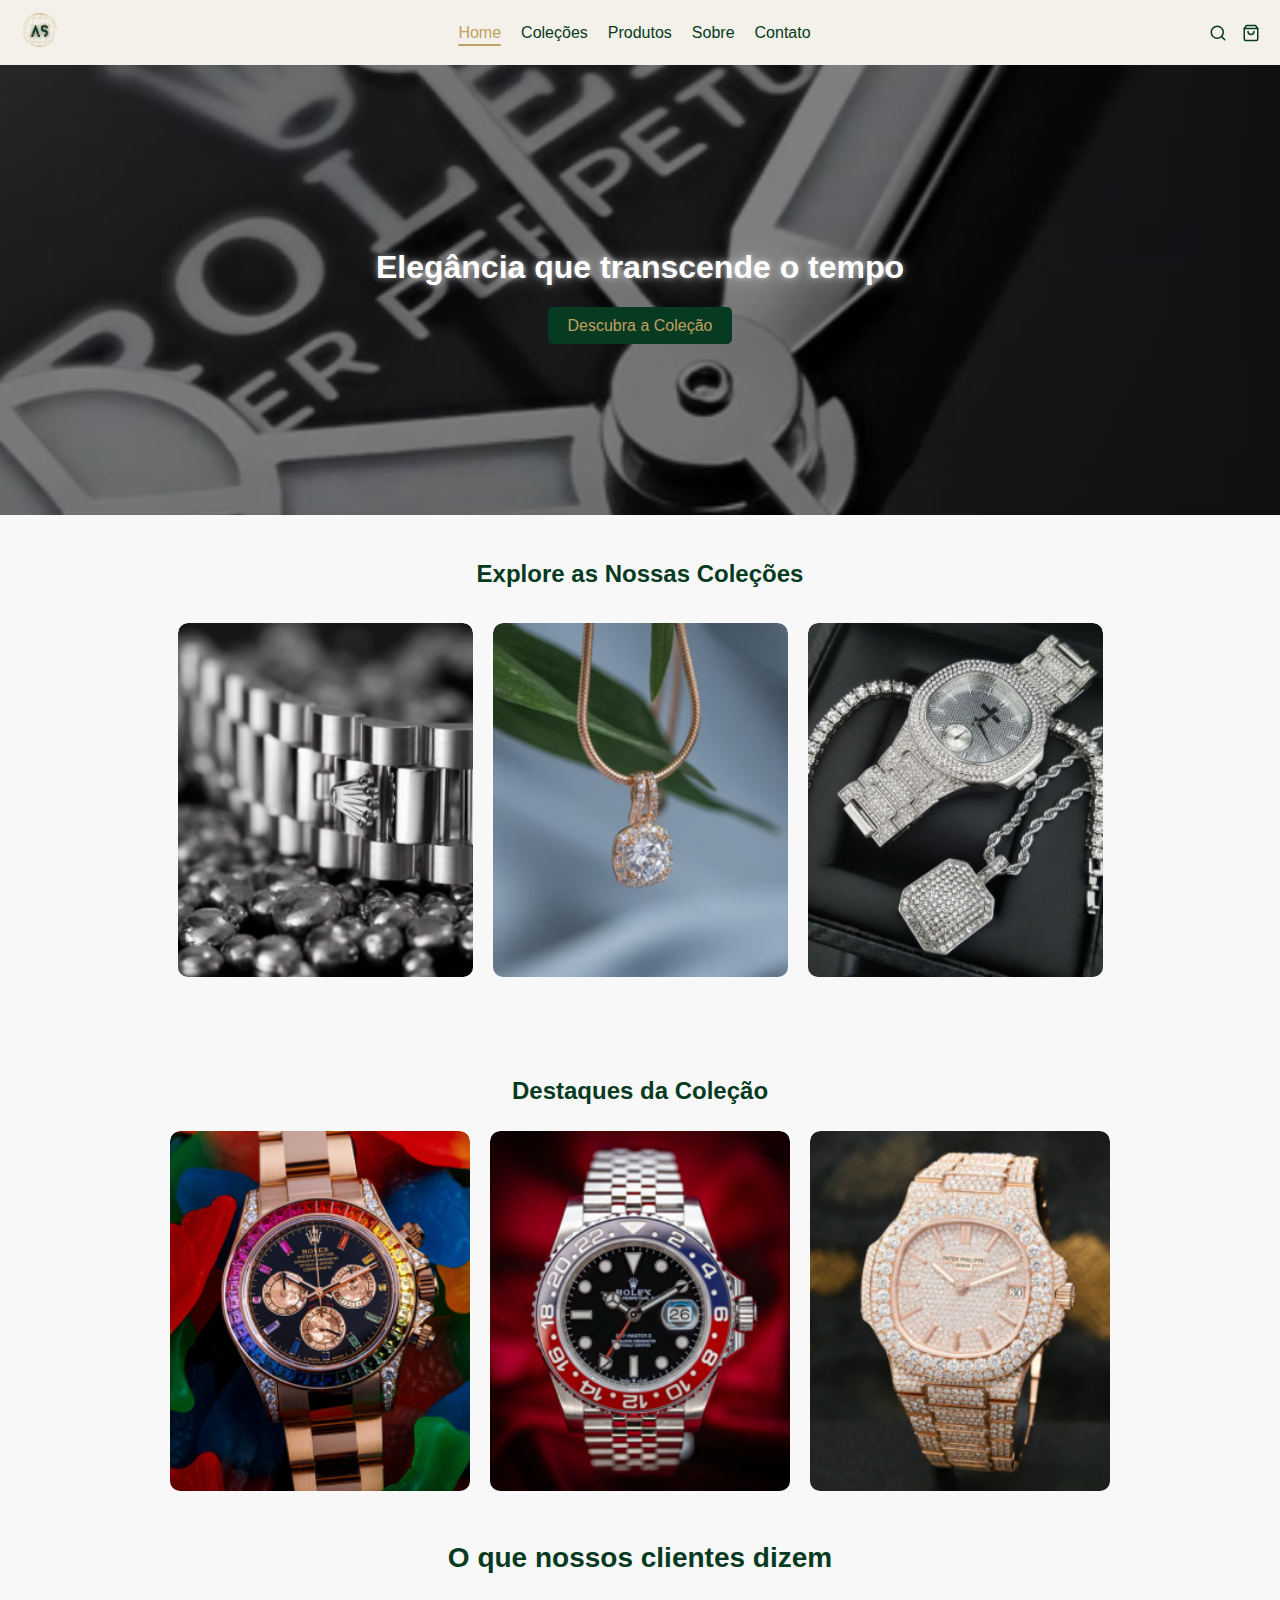
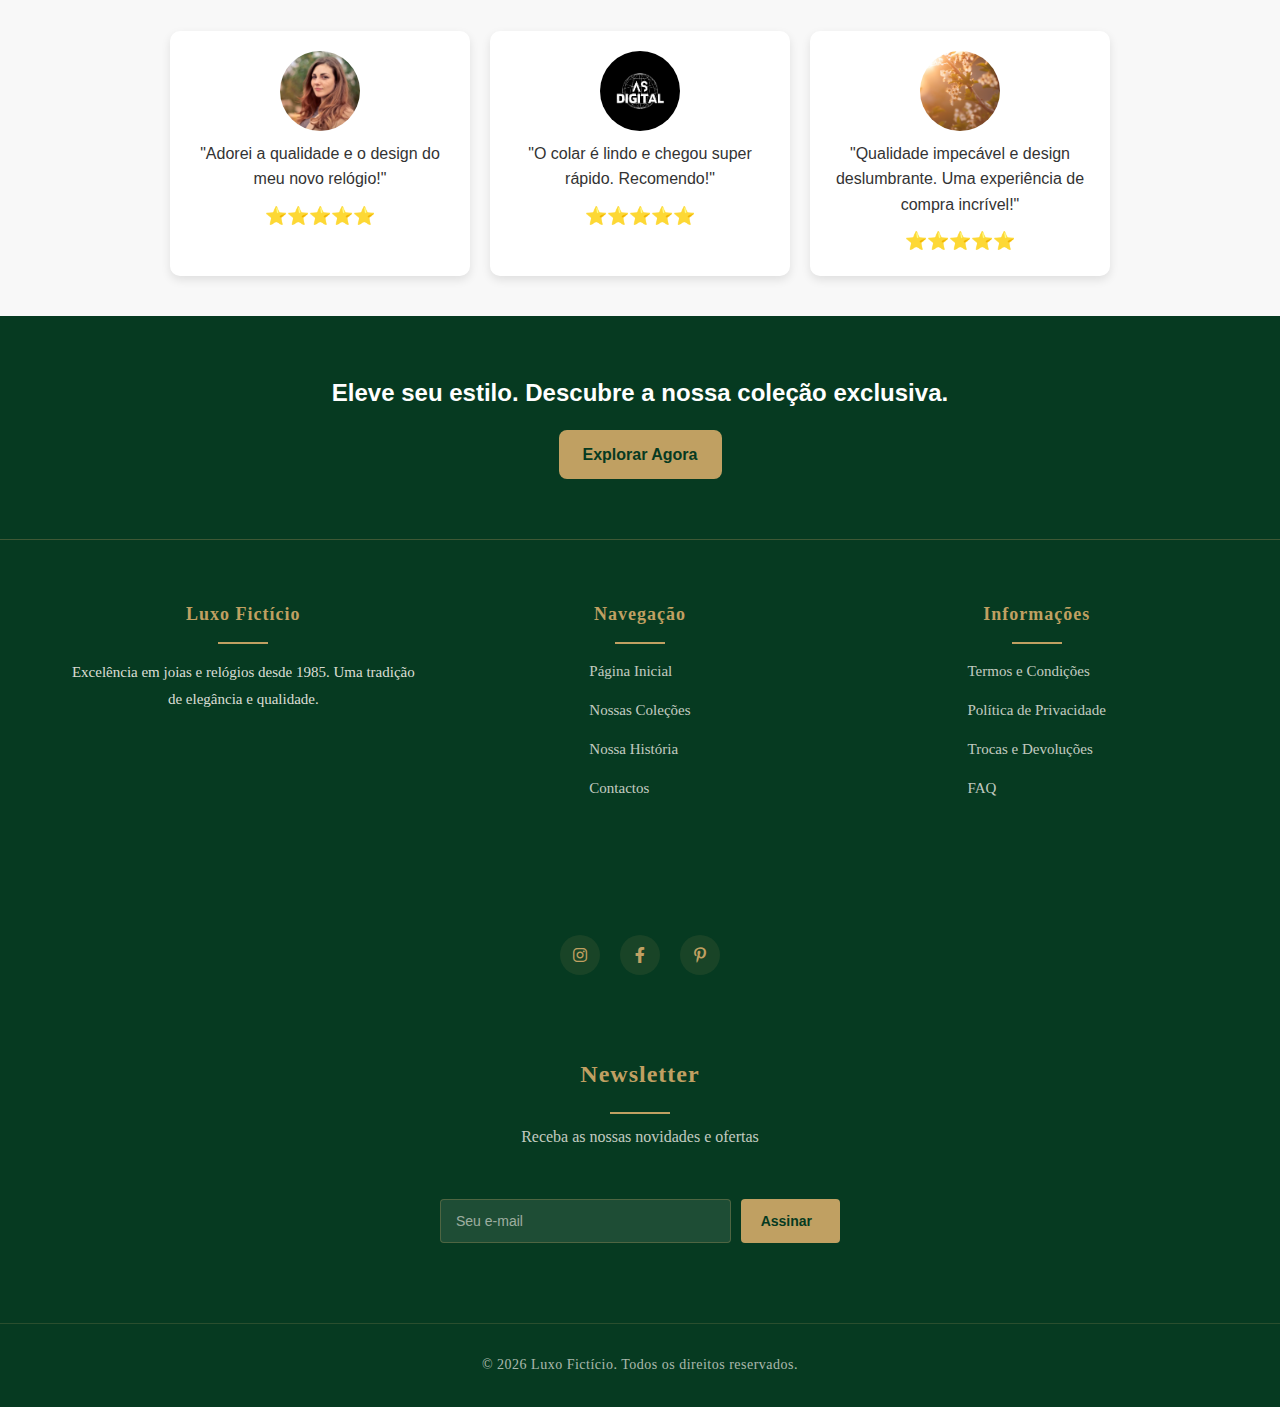
<file: index.html>
<!DOCTYPE html>
<html lang="pt-BR">
<head>
    <meta charset="UTF-8">
    <meta name="viewport" content="width=device-width, initial-scale=1.0">
    <title>Loja de Luxo</title>
    <meta name="description" content="Elegância nos detalhes. Exclusividade no seu estilo.">
    <link rel="stylesheet" href="assets/css/styles.css">
    <link rel="stylesheet" href="https://cdnjs.cloudflare.com/ajax/libs/font-awesome/6.0.0-beta3/css/all.min.css">
</head>
<body>
    
        <header class="header">
            <div class="logo">
                <img src="assets/images/aslogo.svg" alt="Logo da Loja de Luxo">
            </div>
            <nav class="menu">
                <div class="menu-hamburguer" id="menuToggle">
                    <svg xmlns="http://www.w3.org/2000/svg" width="24" height="24" viewBox="0 0 24 24" fill="none" stroke="currentColor" stroke-width="2" stroke-linecap="round" stroke-linejoin="round"><line x1="4" x2="20" y1="12" y2="12"/><line x1="4" x2="20" y1="6" y2="6"/><line x1="4" x2="20" y1="18" y2="18"/></svg>
                </div>
                <ul>
                    <li><a href="index.html" class="ativo">Home</a></li>
                    <li><a href="colecoes.html">Coleções</a></li>
                    <li><a href="produtos.html">Produtos</a></li>
                    <li><a href="sobre.html">Sobre</a></li>
                    <li><a href="contato.html">Contato</a></li>
                </ul>
            </nav>
            <div class="icons">
                <a href="#pesquisa" aria-label="Pesquisar">
                    <svg xmlns="http://www.w3.org/2000/svg" width="18" height="18" viewBox="0 0 24 24" fill="none" stroke="currentColor" stroke-width="2" stroke-linecap="round" stroke-linejoin="round"><circle cx="11" cy="11" r="8"/><path d="m21 21-4.3-4.3"/></svg>
                </a>
                <a href="carrinho.html" aria-label="Carrinho de Compras">
                    <svg xmlns="http://www.w3.org/2000/svg" width="18" height="18" viewBox="0 0 24 24" fill="none" stroke="currentColor" stroke-width="2" stroke-linecap="round" stroke-linejoin="round"><path d="M6 2 3 6v14a2 2 0 0 0 2 2h14a2 2 0 0 0 2-2V6l-3-4Z"/><path d="M3 6h18"/><path d="M16 10a4 4 0 0 1-8 0"/></svg>
                </a>
            </div>
        </header>

    <!-- Hero Banner de Impacto -->
    <section class="hero">
        <div class="hero-content">
            <h1>Elegância que transcende o tempo</h1>
            <a href="#colecao" class="btn">Descubra a Coleção</a>
        </div>
    </section>

    <!-- Destaque de Coleções -->
<section class="categorias" id="colecoes">
    <h2>Explore as Nossas Coleções</h2>
    <div class="categorias-grid">
        <!-- Categoria 1 - Relógios -->
        <div class="categoria" id="card-relogios">
            <a href="produtos.html#relogios" class="categoria-link" aria-label="Ver coleção de relógios">
                <img src="assets/images/collecao1.png" alt="Relógios de Luxo" class="categoria-imagem">
                <div class="categoria-info">
                    <span class="btn-categoria">Precisão e Estilo</span>
                </div>
            </a>
        </div>
        
        <!-- Categoria 2 - Joias -->
        <div class="categoria" id="card-joias">
            <a href="produtos.html#colares" class="categoria-link" aria-label="Ver coleção de joias">
                <img src="assets/images/collecao2.png" alt="Joias Exclusivas" class="categoria-imagem">
                <div class="categoria-info">
                    <span class="btn-categoria">Brilho e Sofisticação</span>
                </div>
            </a>
        </div>
        
        <!-- Categoria 3 - Combos -->
        <div class="categoria" id="card-combos">
            <a href="produtos.html#combos" class="categoria-link" aria-label="Ver combos exclusivos">
                <img src="assets/images/collecao3.png" alt="Combos de Luxo" class="categoria-imagem">
                <div class="categoria-info">
                    <span class="btn-categoria">Conjuntos Exclusivos</span>
                </div>
            </a>
        </div>
    </div>
</section>

<!-- Destaques da Coleção -->
<section class="destaques">
    <h2>Destaques da Coleção</h2>
    <div class="produtos-grid">
        
        <!-- Produto 1 - Mesmo ID "1" -->
        <div class="produto" id="1" data-categoria="relogios">
            <a href="detalhes-produto.html?id=1">
                <img src="assets/images/produto1.png" alt="Rolex Rainbow" class="produto-imagem">
                <div class="produto-info">
                    <h3>Rolex Rainbow</h3>
                </div>
            </a>
        </div>

        <!-- Produto 2 - Mesmo ID "2" -->
        <div class="produto" id="2" data-categoria="relogios">
            <a href="detalhes-produto.html?id=2">
                <img src="assets/images/produto2.png" alt="Rolex GMT Master" class="produto-imagem">
                <div class="produto-info">
                    <h3>Rolex GMT Master</h3>
                </div>
            </a>
        </div>

        <!-- Produto 3 - Mesmo ID "3" -->
        <div class="produto" id="3" data-categoria="relogios">
            <a href="detalhes-produto.html?id=3">
                <img src="assets/images/produto3.png" alt="Patek Philippe Nautilus" class="produto-imagem">
                <div class="produto-info">
                    <h3>Patek Philippe Nautilus</h3>
                </div>
            </a>
        </div>
    </div>
</section>

    <!-- Depoimentos de Clientes -->
    <section class="depoimentos">
        <h2>O que nossos clientes dizem</h2>
        <div class="depoimentos-grid">
            <div class="depoimento">
                <img src="assets/images/cliente1.png" alt="Cliente 1">
                <p>"Adorei a qualidade e o design do meu novo relógio!"</p>
                <div class="estrelas">⭐⭐⭐⭐⭐</div>
            </div>
            <div class="depoimento">
                <img src="assets/images/As.png" alt="Cliente 2">
                <p>"O colar é lindo e chegou super rápido. Recomendo!"</p>
                <div class="estrelas">⭐⭐⭐⭐⭐</div>
            </div>
            <div class="depoimento">
                <img src="assets/images/avatar3.png" alt="Cliente 2">
                <p>"Qualidade impecável e design deslumbrante. Uma experiência de compra incrível!"</p>
                <div class="estrelas">⭐⭐⭐⭐⭐</div>
            </div>
        </div>
    </section>

    <!-- Chamada para Ação Final -->
    <section class="cta-final">
        <h2>Eleve seu estilo. Descubre a nossa coleção exclusiva.</h2>
        <a href="#colecao" class="btn">Explorar Agora</a>
    </section>

    <!-- Footer -->
  <footer class="footer">
    <div class="footer-content">
      <!-- Coluna 1 - Sobre -->
      <div class="footer-col">
        <h3>Luxo Fictício</h3>
        <p>Excelência em joias e relógios desde 1985. Uma tradição de elegância e qualidade.</p>
      </div>
  
      <!-- Coluna 2 - Navegação -->
      <div class="footer-col">
        <h3>Navegação</h3>
        <ul class="footer-links">
          <li><a href="index.html">Página Inicial</a></li>
          <li><a href="produtos.html">Nossas Coleções</a></li>
          <li><a href="sobre.html">Nossa História</a></li>
          <li><a href="contato.html">Contactos</a></li>
        </ul>
      </div>
  
      <!-- Coluna 3 - Informações -->
      <div class="footer-col">
        <h3>Informações</h3>
        <ul class="footer-links">
          <li><a href="#">Termos e Condições</a></li>
          <li><a href="#">Política de Privacidade</a></li>
          <li><a href="#">Trocas e Devoluções</a></li>
          <li><a href="#">FAQ</a></li>
        </ul>
      </div>
  
      <!-- Seção Centralizada -->
      <div class="footer-central">
        <!-- Redes Sociais -->
        <div class="footer-central">
            <!-- Redes Sociais -->
        <div class="social-links">
          <a href="https://www.instagram.com/" target="_blank" rel="noopener noreferrer" aria-label="Instagram">
            <i class="fab fa-instagram"></i>
          </a>
          <a href="https://www.facebook.com/login/?next=https%3A%2F%2Fwww.facebook.com%2F" target="_blank" rel="noopener noreferrer" aria-label="Facebook">
            <i class="fab fa-facebook-f"></i>
          </a>
          <a href="https://pt.pinterest.com/" target="_blank" rel="noopener noreferrer" aria-label="Pinterest">
            <i class="fab fa-pinterest-p"></i>
          </a>
        </div>
      </div>
        
          <!-- Newsletter -->
          <div class="email-newsletter-home">
            <h3>Newsletter</h3>
            <p>Receba as nossas novidades e ofertas</p>
            </div>
            <form class="newsletter-form-home">
              <input type="email" placeholder="Seu e-mail" required>
              <button type="submit">Assinar <i class="fas fa-paper-plane-home"></i></button>
            </form>
          </div>
        </div>
      
        <div class="footer-bottom">
          <p>&copy; <span id="current-year"></span> Luxo Fictício. Todos os direitos reservados.</p>
        </div>
      </footer>
      
      <script>
        // Atualiza o ano automaticamente
        document.getElementById('current-year').textContent = new Date().getFullYear();
      </script>
        <script src="assets/js/main.js"></script>
    </body>
    </html>
</file>
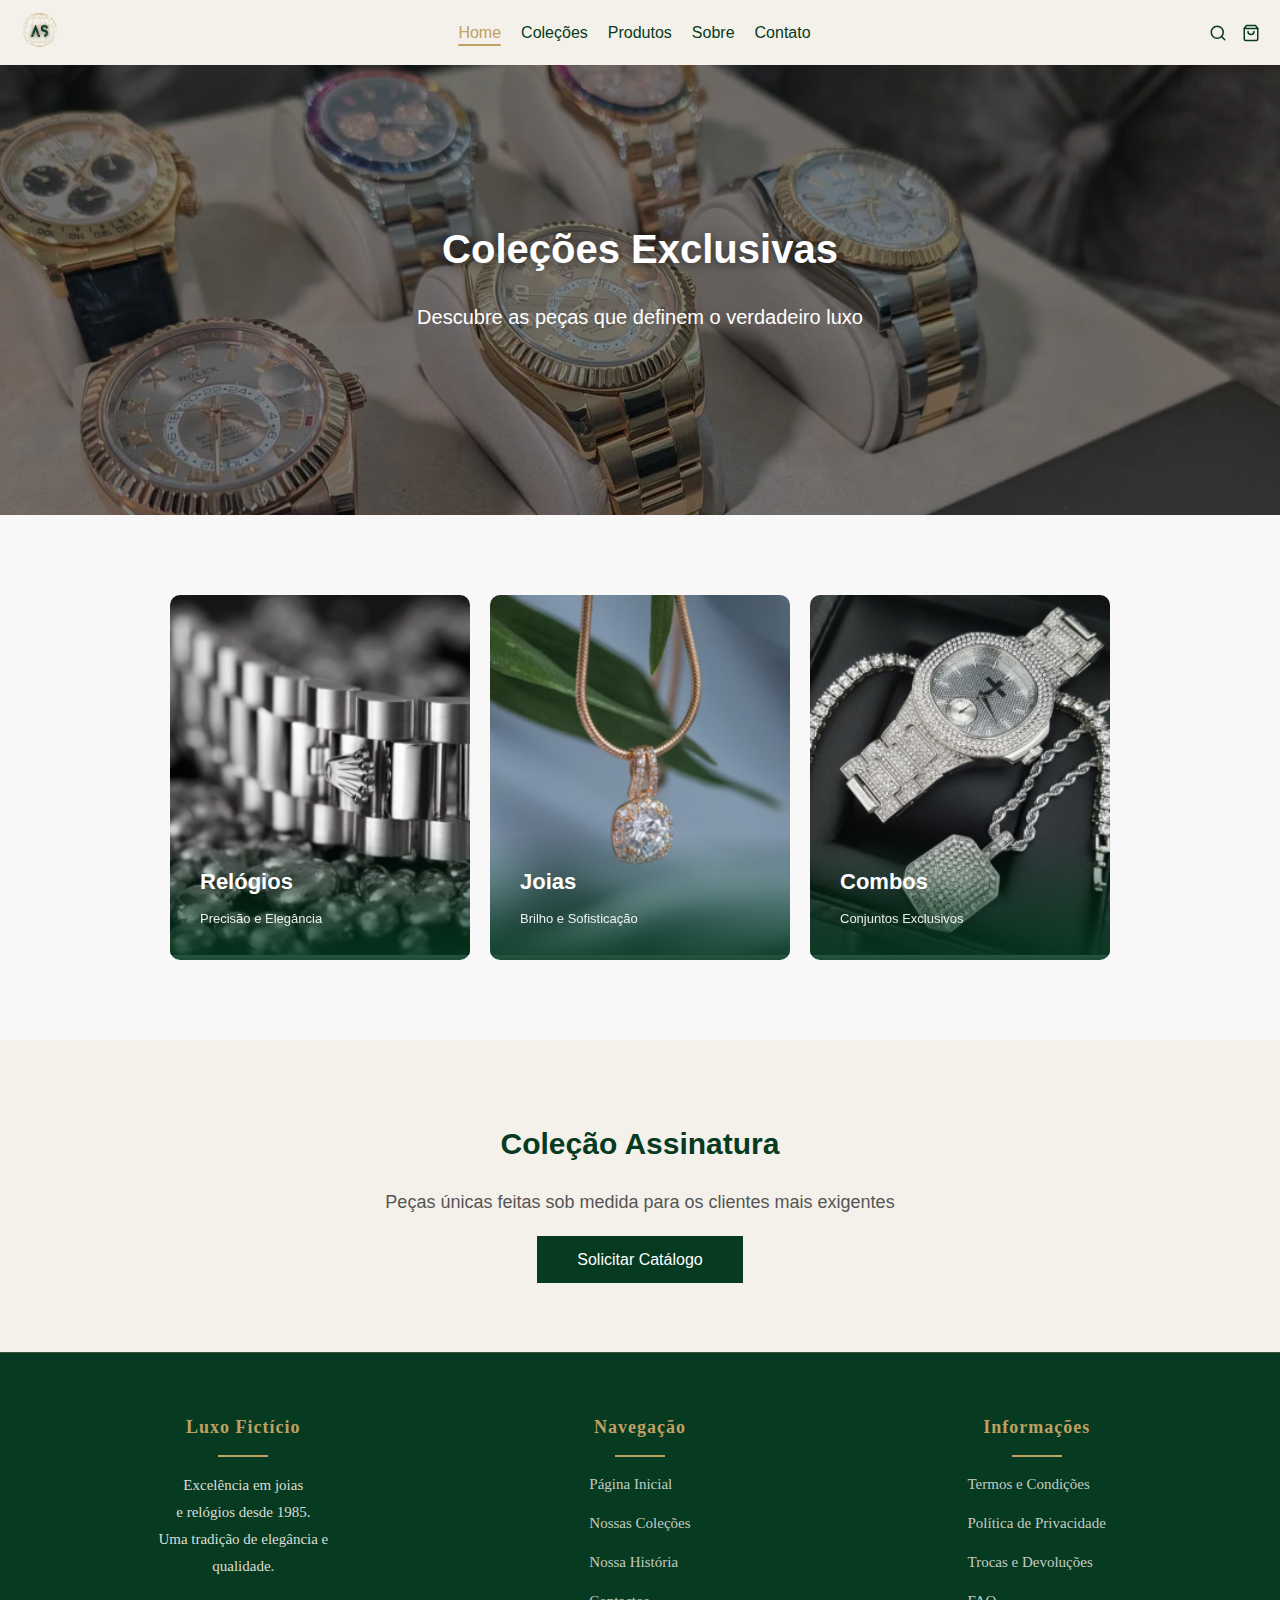
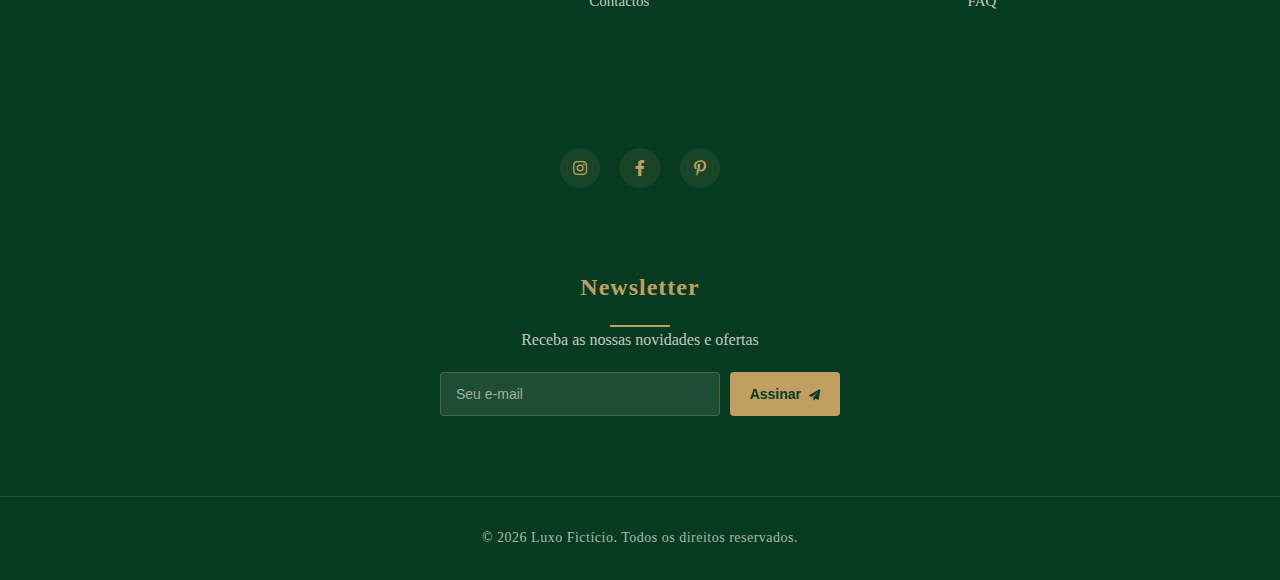
<file: colecoes.html>
<!DOCTYPE html>
<html lang="pt-BR">
<head>
    <meta charset="UTF-8">
    <meta name="viewport" content="width=device-width, initial-scale=1.0">
    <title>Nossas Coleções | Luxo Fictício</title>
    <link rel="stylesheet" href="assets/css/styles.css">
    <link rel="stylesheet" href="https://cdnjs.cloudflare.com/ajax/libs/font-awesome/6.0.0-beta3/css/all.min.css">
</head>
<body>
    <!--  Header  -->
    <header class="header">
      <div class="logo">
          <img src="assets/images/aslogo.svg" alt="Logo da Loja de Luxo">
      </div>
      <nav class="menu">
          <div class="menu-hamburguer" id="menuToggle">
              <svg xmlns="http://www.w3.org/2000/svg" width="24" height="24" viewBox="0 0 24 24" fill="none" stroke="currentColor" stroke-width="2" stroke-linecap="round" stroke-linejoin="round"><line x1="4" x2="20" y1="12" y2="12"/><line x1="4" x2="20" y1="6" y2="6"/><line x1="4" x2="20" y1="18" y2="18"/></svg>
          </div>
          <ul>
              <li><a href="index.html" class="ativo">Home</a></li>
              <li><a href="colecoes.html">Coleções</a></li>
              <li><a href="produtos.html">Produtos</a></li>
              <li><a href="sobre.html">Sobre</a></li>
              <li><a href="contato.html">Contato</a></li>
          </ul>
      </nav>
      <div class="icons">
          <a href="#pesquisa" aria-label="Pesquisar">
              <svg xmlns="http://www.w3.org/2000/svg" width="18" height="18" viewBox="0 0 24 24" fill="none" stroke="currentColor" stroke-width="2" stroke-linecap="round" stroke-linejoin="round"><circle cx="11" cy="11" r="8"/><path d="m21 21-4.3-4.3"/></svg>
          </a>
          <a href="carrinho.html" aria-label="Carrinho de Compras">
              <svg xmlns="http://www.w3.org/2000/svg" width="18" height="18" viewBox="0 0 24 24" fill="none" stroke="currentColor" stroke-width="2" stroke-linecap="round" stroke-linejoin="round"><path d="M6 2 3 6v14a2 2 0 0 0 2 2h14a2 2 0 0 0 2-2V6l-3-4Z"/><path d="M3 6h18"/><path d="M16 10a4 4 0 0 1-8 0"/></svg>
          </a>
      </div>
  </header>

    <!--  Banner Hero para Coleções -->
    <section class="hero hero-colecoes">
        <div class="hero-content">
            <h1>Coleções Exclusivas</h1>
            <p>Descubre as peças que definem o verdadeiro luxo</p>
        </div>
    </section>

    <!--  Grid de Coleções -->
    <section class="colecoes-destaque">
        <div class="container">
            <!-- Coleção Relógios -->
            <div class="colecao-card">
                <a href="produtos.html?categoria=relogios">
                    <img src="assets/images/collecao1.png" alt="Coleção de Relógios">
                    <div class="colecao-overlay">
                        <h2>Relógios</h2>
                        <p>Precisão e Elegância</p>
                    </div>
                </a>
            </div>

            <!-- Coleção Joias -->
            <div class="colecao-card">
                <a href="produtos.html?categoria=joias">
                    <img src="assets/images/collecao2.png" alt="Coleção de Joias">
                    <div class="colecao-overlay">
                        <h2>Joias</h2>
                        <p>Brilho e Sofisticação</p>
                    </div>
                </a>
            </div>

            <!-- Coleção Combos -->
            <div class="colecao-card">
                <a href="produtos.html?categoria=combos">
                    <img src="assets/images/collecao3.png" alt="Coleção de Combos">
                    <div class="colecao-overlay">
                        <h2>Combos</h2>
                        <p>Conjuntos Exclusivos</p>
                    </div>
                </a>
            </div>
        </div>
    </section>

    <!--  Destaque Especial -->
    <section class="destaque-especial">
        <div class="destaque-content">
            <h2>Coleção Assinatura</h2>
            <p>Peças únicas feitas sob medida para os clientes mais exigentes</p>
            <a href="#contato" class="btn">Solicitar Catálogo</a>
        </div>
    </section>

    <!-- Footer -->
 <footer class="footer">
    <div class="footer-content">
      <!-- Coluna 1 - Sobre -->
      <div class="footer-col">
        <h3>Luxo Fictício</h3>
        <p>Excelência em joias<br> 
          e relógios desde 1985. <br>
          Uma tradição de elegância e <br>
          qualidade.</p>
      </div>
  
      <!-- Coluna 2 - Navegação -->
      <div class="footer-col">
        <h3>Navegação</h3>
        <ul class="footer-links">
          <li><a href="index.html">Página Inicial</a></li>
          <li><a href="produtos.html">Nossas Coleções</a></li>
          <li><a href="sobre.html">Nossa História</a></li>
          <li><a href="contato.html">Contactos</a></li>
        </ul>
      </div>
  
      <!-- Coluna 3 - Informações -->
      <div class="footer-col">
        <h3>Informações</h3>
        <ul class="footer-links">
          <li><a href="#">Termos e Condições</a></li>
          <li><a href="#">Política de Privacidade</a></li>
          <li><a href="#">Trocas e Devoluções</a></li>
          <li><a href="#">FAQ</a></li>
        </ul>
      </div>
  
      <!-- Seção Centralizada -->
      <div class="footer-central">
        <!-- Redes Sociais -->
        <div class="footer-central">
            <!-- Redes Sociais -->
            <div class="social-links">
              <a href="https://www.instagram.com/" target="_blank" rel="noopener noreferrer" aria-label="Instagram">
                <i class="fab fa-instagram"></i>
              </a>
              <a href="https://www.facebook.com/login/?next=https%3A%2F%2Fwww.facebook.com%2F" target="_blank" rel="noopener noreferrer" aria-label="Facebook">
                <i class="fab fa-facebook-f"></i>
              </a>
              <a href="https://pt.pinterest.com/" target="_blank" rel="noopener noreferrer" aria-label="Pinterest">
                <i class="fab fa-pinterest-p"></i>
              </a>
            </div>
          </div>
        
        <!-- Newsletter -->
        <div class="email-newsletter">
        <h3>Newsletter</h3>
        <p>Receba as nossas novidades e ofertas</p>
        </div>
        <form class="newsletter-form">
          <input type="email" placeholder="Seu e-mail" required>
          <button type="submit">Assinar <i class="fas fa-paper-plane"></i></button>
        </form>
      </div>
    </div>
  
    <div class="footer-bottom">
      <p>&copy; <span id="current-year"></span> Luxo Fictício. Todos os direitos reservados.</p>
    </div>
  </footer>
  
  <script>
    // Atualiza o ano automaticamente
    document.getElementById('current-year').textContent = new Date().getFullYear();
  </script>
    <script src="assets/js/main.js"></script>
</body>
</html>
</file>
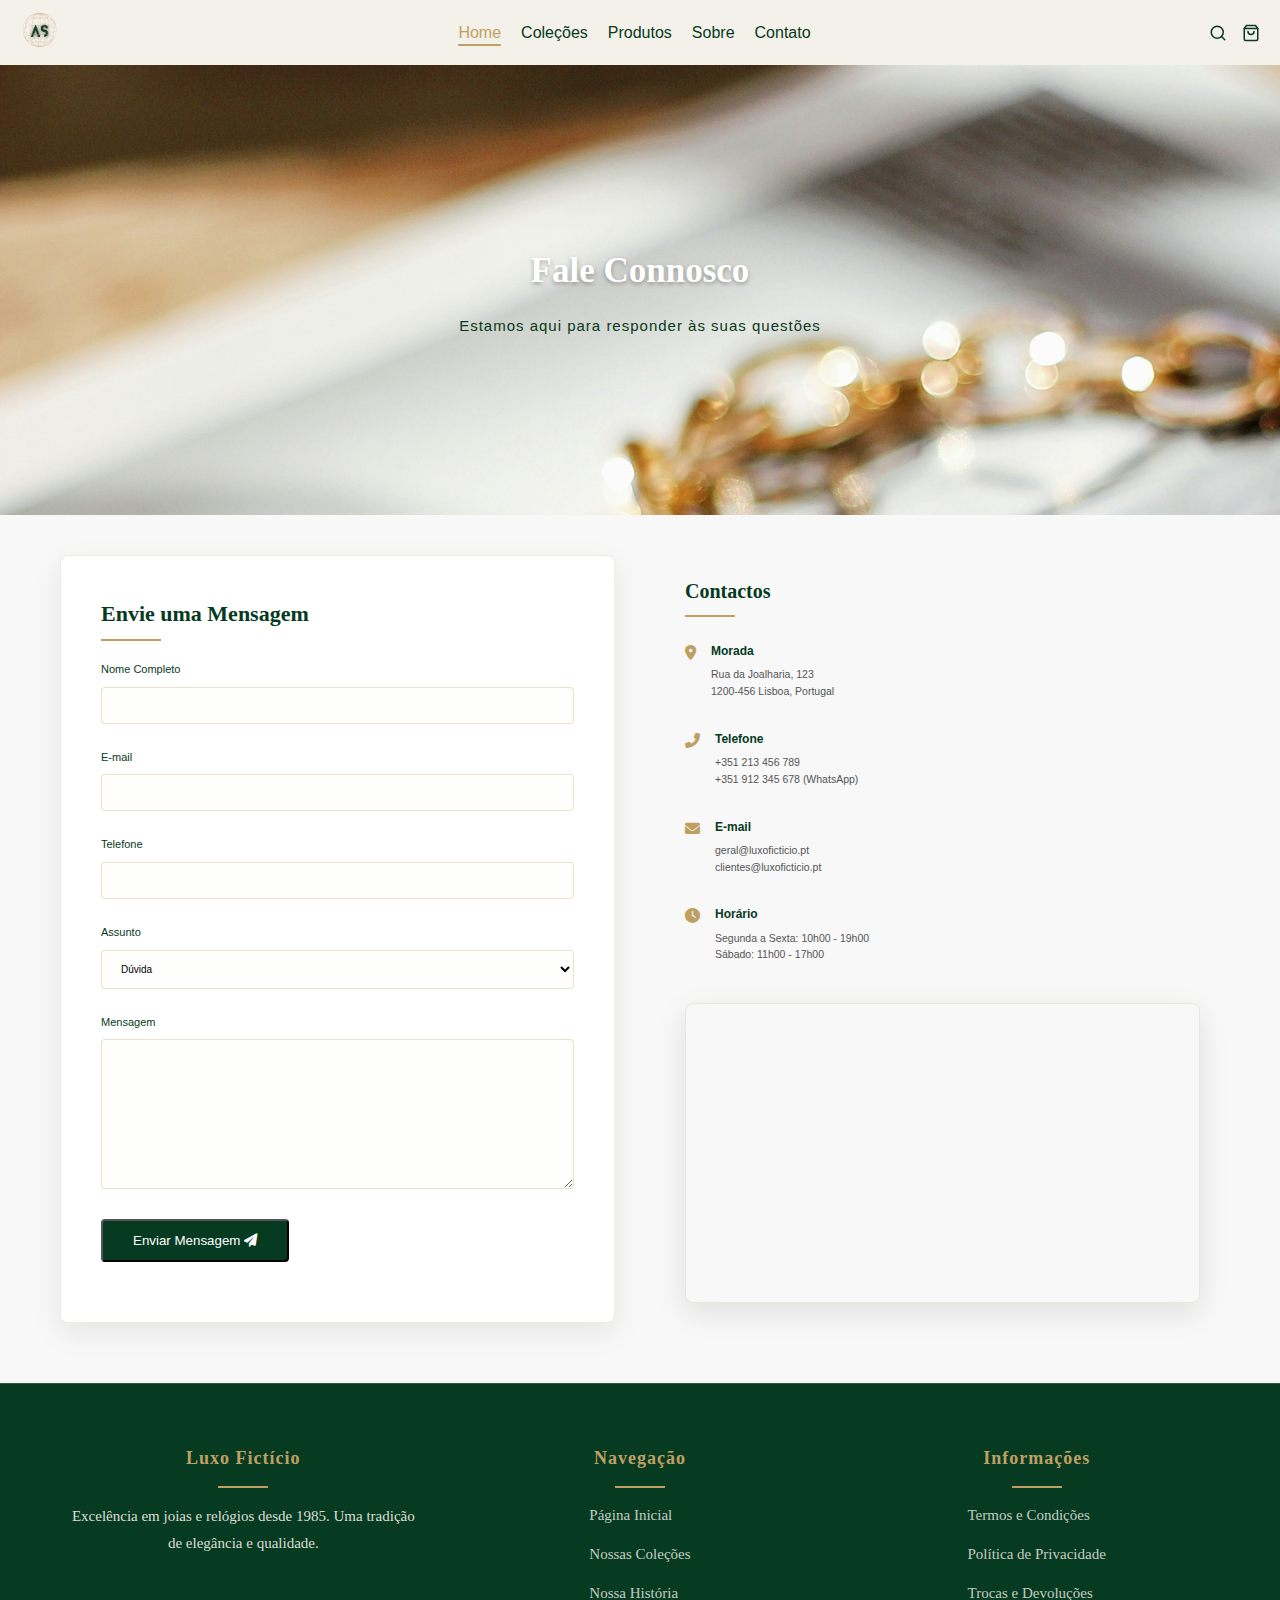
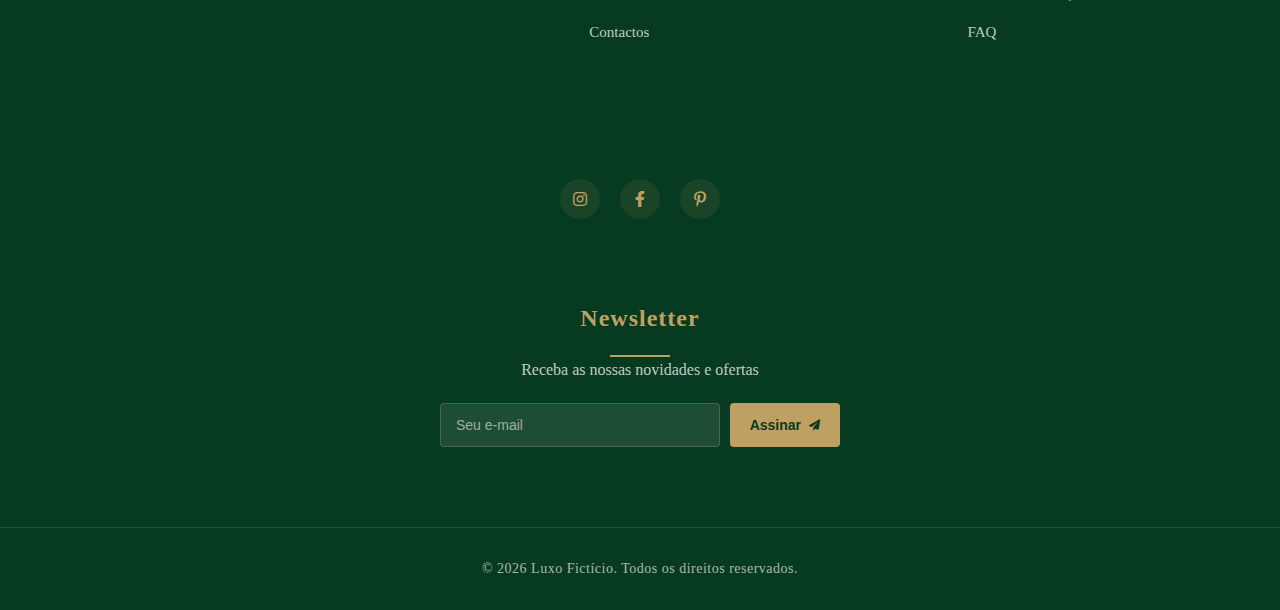
<file: contato.html>
<!DOCTYPE html>
<html lang="pt-BR">
<head>
    <meta charset="UTF-8">
    <meta name="viewport" content="width=device-width, initial-scale=1.0">
    <title>Sobre Nós | Luxo Fictício</title>
    <link rel="stylesheet" href="assets/css/styles.css">
    <link rel="stylesheet" href="https://cdnjs.cloudflare.com/ajax/libs/font-awesome/6.0.0-beta3/css/all.min.css">
    <link href="https://fonts.googleapis.com/css2?family=Playfair+Display:wght@400;700&family=Montserrat:wght@300;400;500&display=swap" rel="stylesheet">
</head>
<body>
    <!-- Header  -->
    <header class="header">
      <div class="logo">
          <img src="assets/images/aslogo.svg" alt="Logo da Loja de Luxo">
      </div>
      <nav class="menu">
          <div class="menu-hamburguer" id="menuToggle">
              <svg xmlns="http://www.w3.org/2000/svg" width="24" height="24" viewBox="0 0 24 24" fill="none" stroke="currentColor" stroke-width="2" stroke-linecap="round" stroke-linejoin="round"><line x1="4" x2="20" y1="12" y2="12"/><line x1="4" x2="20" y1="6" y2="6"/><line x1="4" x2="20" y1="18" y2="18"/></svg>
          </div>
          <ul>
              <li><a href="index.html" class="ativo">Home</a></li>
              <li><a href="colecoes.html">Coleções</a></li>
              <li><a href="produtos.html">Produtos</a></li>
              <li><a href="sobre.html">Sobre</a></li>
              <li><a href="contato.html">Contato</a></li>
          </ul>
      </nav>
      <div class="icons">
          <a href="#pesquisa" aria-label="Pesquisar">
              <svg xmlns="http://www.w3.org/2000/svg" width="18" height="18" viewBox="0 0 24 24" fill="none" stroke="currentColor" stroke-width="2" stroke-linecap="round" stroke-linejoin="round"><circle cx="11" cy="11" r="8"/><path d="m21 21-4.3-4.3"/></svg>
          </a>
          <a href="carrinho.html" aria-label="Carrinho de Compras">
              <svg xmlns="http://www.w3.org/2000/svg" width="18" height="18" viewBox="0 0 24 24" fill="none" stroke="currentColor" stroke-width="2" stroke-linecap="round" stroke-linejoin="round"><path d="M6 2 3 6v14a2 2 0 0 0 2 2h14a2 2 0 0 0 2-2V6l-3-4Z"/><path d="M3 6h18"/><path d="M16 10a4 4 0 0 1-8 0"/></svg>
          </a>
      </div>
  </header>

    <!-- Hero Section -->
    <section class="hero-contato">
        <div class="hero-content">
            <h1>Fale Connosco</h1>
            <p>Estamos aqui para responder às suas questões</p>
        </div>
    </section>

    <!-- Conteúdo Principal -->
    <main class="contato-container">
        <!-- Formulário -->
        <div class="form-contato">
            <h2>Envie uma Mensagem</h2>
            <form id="formulario-contato">
                <div class="form-group">
                    <label for="nome">Nome Completo</label>
                    <input type="text" id="nome" name="nome" required>
                </div>
                
                <div class="form-group">
                    <label for="email">E-mail</label>
                    <input type="email" id="email" name="email" required>
                </div>
                
                <div class="form-group">
                    <label for="telefone">Telefone</label>
                    <input type="tel" id="telefone" name="telefone">
                </div>
                
                <div class="form-group">
                    <label for="assunto">Assunto</label>
                    <select id="assunto" name="assunto">
                        <option value="duvida">Dúvida</option>
                        <option value="orçamento">Orçamento</option>
                        <option value="personalizado">Peça Personalizada</option>
                        <option value="outro">Outro</option>
                    </select>
                </div>
                
                <div class="form-group">
                    <label for="mensagem">Mensagem</label>
                    <textarea id="mensagem" name="mensagem" rows="5" required></textarea>
                </div>
                
                <button type="submit" class="btn-luxo">Enviar Mensagem <i class="fas fa-paper-plane"></i></button>
            </form>
        </div>

        <!-- Informações de Contacto -->
        <div class="info-contato">
            <h3>Contactos</h3>
            
            <div class="icone-contato">
                <i class="fas fa-map-marker-alt"></i>
                <div>
                    <h4>Morada</h4>
                    <p>Rua da Joalharia, 123<br>1200-456 Lisboa, Portugal</p>
                </div>
            </div>
            
            <div class="icone-contato">
                <i class="fas fa-phone-alt"></i>
                <div>
                    <h4>Telefone</h4>
                    <p>+351 213 456 789</p>
                    <p>+351 912 345 678 (WhatsApp)</p>
                </div>
            </div>
            
            <div class="icone-contato">
                <i class="fas fa-envelope"></i>
                <div>
                    <h4>E-mail</h4>
                    <p>geral@luxoficticio.pt</p>
                    <p>clientes@luxoficticio.pt</p>
                </div>
            </div>
            
            <div class="icone-contato">
                <i class="fas fa-clock"></i>
                <div>
                    <h4>Horário</h4>
                    <p>Segunda a Sexta: 10h00 - 19h00</p>
                    <p>Sábado: 11h00 - 17h00</p>
                </div>
            </div>
            
            <!-- Mapa -->
            <div class="mapa-contato">
                <iframe src="https://www.google.com/maps/embed?pb=!1m18!1m12!1m3!1d3113.215678696534!2d-9.149888684657654!3d38.71370797959946!2m3!1f0!2f0!3f0!3m2!1i1024!2i768!4f13.1!3m3!1m2!1s0x0%3A0x0!2zMzjCsDQyJzQ5LjQiTiA5wrA4OCc1MS4xIlc!5e0!3m2!1spt-PT!2spt!4v1620000000000!5m2!1spt-PT!2spt" 
                        width="100%" height="100%" style="border:0;" allowfullscreen="" loading="lazy"></iframe>
            </div>
        </div>
    </main>

    <!-- Footer -->
  <footer class="footer">
    <div class="footer-content">
      <!-- Coluna 1 - Sobre -->
      <div class="footer-col">
        <h3>Luxo Fictício</h3>
        <p>Excelência em joias e relógios desde 1985. Uma tradição de elegância e qualidade.</p>
      </div>
  
      <!-- Coluna 2 - Navegação -->
      <div class="footer-col">
        <h3>Navegação</h3>
        <ul class="footer-links">
          <li><a href="index.html">Página Inicial</a></li>
          <li><a href="produtos.html">Nossas Coleções</a></li>
          <li><a href="sobre.html">Nossa História</a></li>
          <li><a href="contato.html">Contactos</a></li>
        </ul>
      </div>
  
      <!-- Coluna 3 - Informações -->
      <div class="footer-col">
        <h3>Informações</h3>
        <ul class="footer-links">
          <li><a href="#">Termos e Condições</a></li>
          <li><a href="#">Política de Privacidade</a></li>
          <li><a href="#">Trocas e Devoluções</a></li>
          <li><a href="#">FAQ</a></li>
        </ul>
      </div>
  
      <!-- Seção Centralizada -->
      <div class="footer-central">
        <!-- Redes Sociais -->
        <div class="footer-central">
            <!-- Redes Sociais -->
            <div class="social-links">
              <a href="https://www.instagram.com/" target="_blank" rel="noopener noreferrer" aria-label="Instagram">
                <i class="fab fa-instagram"></i>
              </a>
              <a href="https://www.facebook.com/login/?next=https%3A%2F%2Fwww.facebook.com%2F" target="_blank" rel="noopener noreferrer" aria-label="Facebook">
                <i class="fab fa-facebook-f"></i>
              </a>
              <a href="https://pt.pinterest.com/" target="_blank" rel="noopener noreferrer" aria-label="Pinterest">
                <i class="fab fa-pinterest-p"></i>
              </a>
            </div>
          </div>
        
        <!-- Newsletter -->
        <div class="email-newsletter">
        <h3>Newsletter</h3>
        <p>Receba as nossas novidades e ofertas</p>
        </div>
        <form class="newsletter-form">
          <input type="email" placeholder="Seu e-mail" required>
          <button type="submit">Assinar <i class="fas fa-paper-plane"></i></button>
        </form>
      </div>
    </div>
  
    <div class="footer-bottom">
      <p>&copy; <span id="current-year"></span> Luxo Fictício. Todos os direitos reservados.</p>
    </div>
  </footer>

    <script>
        // Atualiza o ano automaticamente
        document.getElementById('current-year').textContent = new Date().getFullYear();
        
        // Validação simples do formulário
        document.getElementById('formulario-contato').addEventListener('submit', function(e) {
            e.preventDefault();
            alert('Mensagem enviada com sucesso! Entraremos em contacto brevemente.');
            this.reset();
        });
    </script>
    <script src="assets/js/main.js"></script>
</body>
</html>
</file>
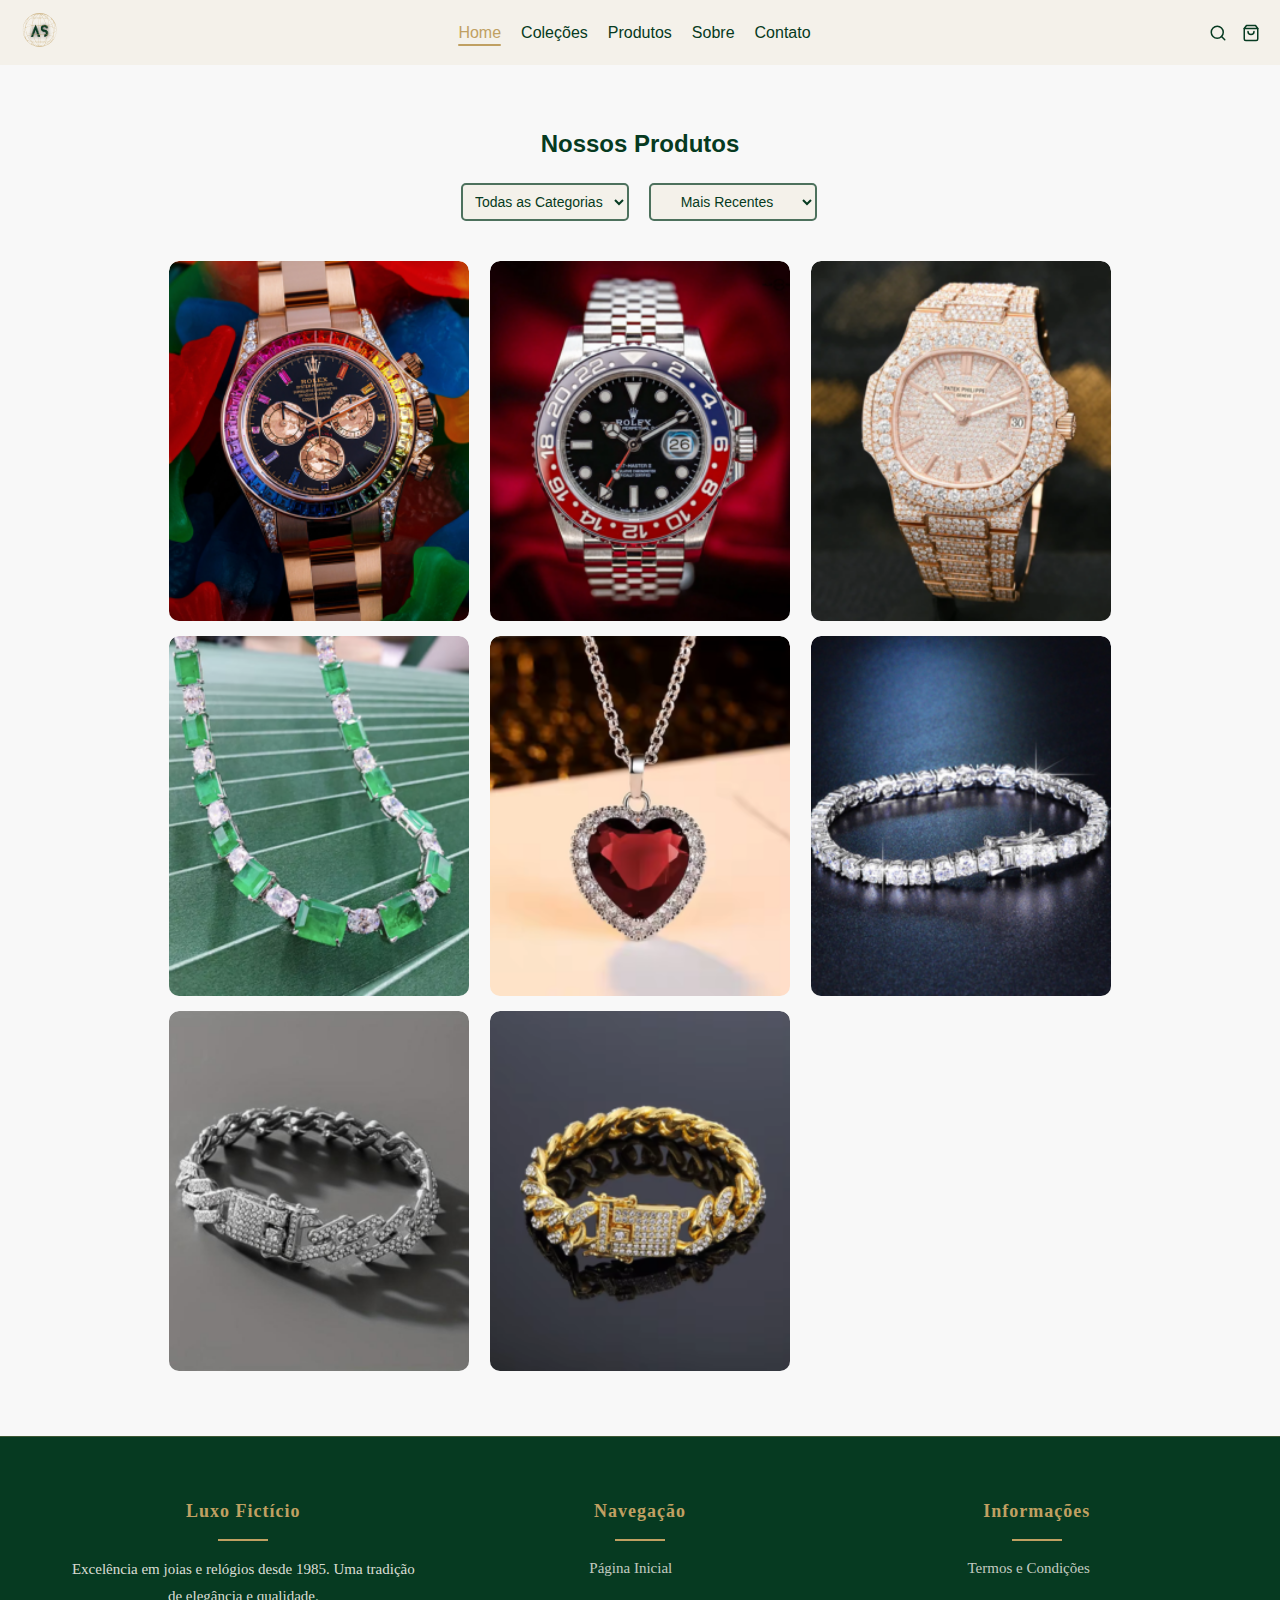
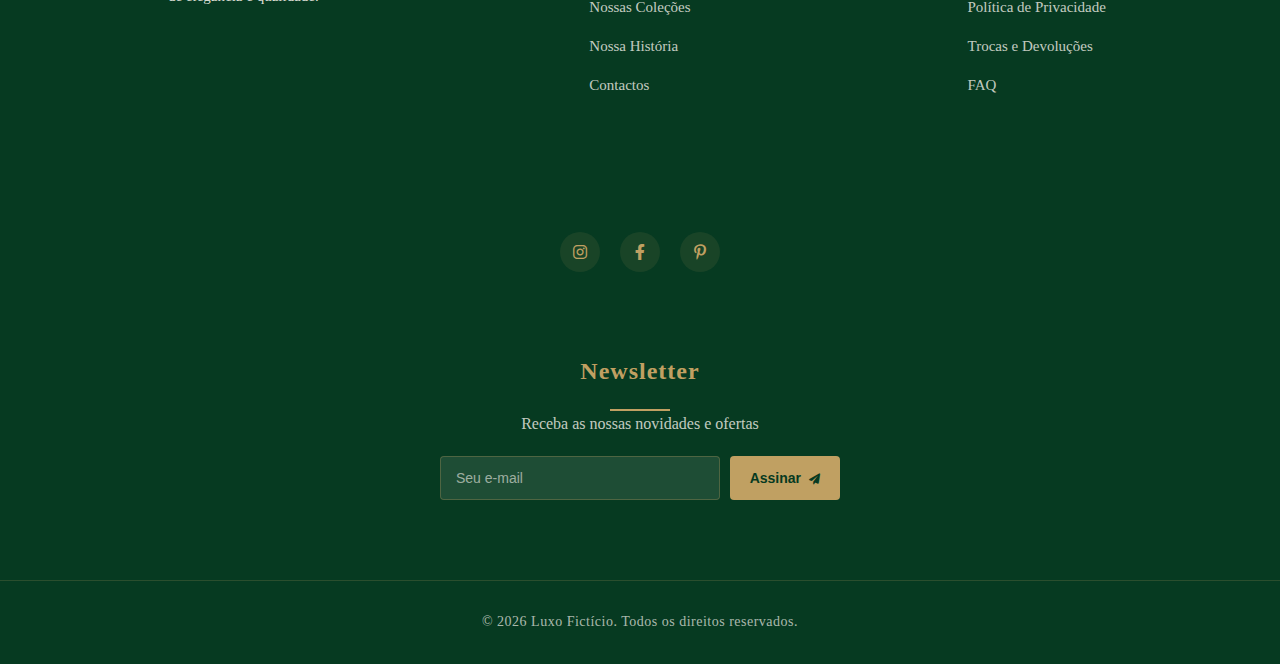
<file: produtos.html>
<!DOCTYPE html>
<html lang="pt-BR">
<head>
    <meta charset="UTF-8">
    <meta name="viewport" content="width=device-width, initial-scale=1.0">
    <title>Produtos | Nome da Loja</title>
    <link rel="stylesheet" href="assets/css/styles.css">
    <link rel="stylesheet" href="https://cdnjs.cloudflare.com/ajax/libs/font-awesome/6.0.0-beta3/css/all.min.css">
</head>
<body>
    <!-- Header -->
    <header class="header">
        <div class="logo">
            <img src="assets/images/aslogo.svg" alt="Logo da Loja de Luxo">
        </div>
        <nav class="menu">
            <div class="menu-hamburguer" id="menuToggle">
                <svg xmlns="http://www.w3.org/2000/svg" width="24" height="24" viewBox="0 0 24 24" fill="none" stroke="currentColor" stroke-width="2" stroke-linecap="round" stroke-linejoin="round"><line x1="4" x2="20" y1="12" y2="12"/><line x1="4" x2="20" y1="6" y2="6"/><line x1="4" x2="20" y1="18" y2="18"/></svg>
            </div>
            <ul>
                <li><a href="index.html" class="ativo">Home</a></li>
                <li><a href="colecoes.html">Coleções</a></li>
                <li><a href="produtos.html">Produtos</a></li>
                <li><a href="sobre.html">Sobre</a></li>
                <li><a href="contato.html">Contato</a></li>
            </ul>
        </nav>
        <div class="icons">
            <a href="#pesquisa" aria-label="Pesquisar">
                <svg xmlns="http://www.w3.org/2000/svg" width="18" height="18" viewBox="0 0 24 24" fill="none" stroke="currentColor" stroke-width="2" stroke-linecap="round" stroke-linejoin="round"><circle cx="11" cy="11" r="8"/><path d="m21 21-4.3-4.3"/></svg>
            </a>
            <a href="carrinho.html" aria-label="Carrinho de Compras">
                <svg xmlns="http://www.w3.org/2000/svg" width="18" height="18" viewBox="0 0 24 24" fill="none" stroke="currentColor" stroke-width="2" stroke-linecap="round" stroke-linejoin="round"><path d="M6 2 3 6v14a2 2 0 0 0 2 2h14a2 2 0 0 0 2-2V6l-3-4Z"/><path d="M3 6h18"/><path d="M16 10a4 4 0 0 1-8 0"/></svg>
            </a>
        </div>
    </header>

    <!-- Conteúdo Principal -->
    <main class="produto-container">
        <h1>Nossos Produtos</h1>

        <!-- Filtros e Ordenação -->
        <div class="filtros">
            <select id="categoria">
                <option value="todos">Todas as Categorias</option>
                <option value="relogios">Relógios</option>
                <option value="colares">Colares</option>
                <option value="combos">Combos</option>
            </select>
            <select id="ordenacao">
                <option value="recentes">Mais Recentes</option>
                <option value="preco-asc">Preço: Menor para Maior</option>
                <option value="preco-desc">Preço: Maior para Menor</option>
            </select>
        </div>

        <!-- Lista de Produtos -->
        <div class="produto-lista-grid">
            <!-- Produto 1 -->
            <div class="produto-lista" data-categoria="relogios" data-preco="364482">
                <a href="detalhes-produto.html?id=1"> 
                    <img src="assets/images/produto1.png" alt="Relógio de Luxo">
                    <div class="produto-info"> 
                        <h3>Rolex Rainbow</h3>
                    </div>
                </a>
            </div>
        
            <!-- Produto 2 -->
            <div class="produto-lista" data-categoria="relogios" data-preco="51377">
                <a href="detalhes-produto.html?id=2"> 
                    <img src="assets/images/produto2.png" alt="Colar de Prata">
                    <div class="produto-info"> 
                        <h3>Rolex GMT Master</h3>
                    </div>
                </a>
            </div>
        
            <!-- Produto 3 -->
            <div class="produto-lista" data-categoria="relogios" data-preco="495000">
                <a href="detalhes-produto.html?id=3"> 
                    <img src="assets/images/produto3.png" alt="Colar de Prata">
                    <div class="produto-info"> 
                        <h3>Patek Philippe Nautilus</h3>
                    </div>
                </a>
            </div>

            <!-- Produto 4 -->
            <div class="produto-lista" data-categoria="colares" data-preco="21430">
                <a href="detalhes-produto.html?id=4"> 
                    <img src="assets/images/colar3.png" alt="Colar de Prata">
                    <div class="produto-info"> 
                        <h3>Cartier Esmeralda Neckless</h3>
                    </div>
                </a>
            </div>

            <!-- Produto 5 -->
            <div class="produto-lista" data-categoria="colares" data-preco="1256">
                <a href="detalhes-produto.html?id=5"> 
                    <img src="assets/images/colar1.png" alt="Colar de Prata">
                    <div class="produto-info"> 
                        <h3>Heart Rubi Neckless</h3>
                    </div>
                </a>
            </div>
   
            <!-- Produto 6 -->
            <div class="produto-lista" data-categoria="colares" data-preco="1000">
                <a href="detalhes-produto.html?id=6"> 
                    <img src="assets/images/pulseira1.png" alt="Colar de Prata">
                    <div class="produto-info"> 
                        <h3>Cartier Diamond Bracelet</h3>
                    </div>
                </a>
            </div>

            <!-- Produto 7 -->
            <div class="produto-lista" data-categoria="colares" data-preco="1000">
                <a href="detalhes-produto.html?id=7"> 
                   <img src="assets/images/puslseira2.png" alt="Pulseira Cartier Diamond"> 
                   <div class="produto-info">
                       <h3>Cartier Diamond Bracelet Men</h3>
                   </div>
                </a>
            </div>

            <!-- Produto 8 -->
            <div class="produto-lista" data-categoria="colares" data-preco="1000">
               <a href="detalhes-produto.html?id=8"> 
                   <img src="assets/images/pulseira3.png" alt="Pulseira Cartier Diamond e Ouro">
                   <div class="produto-info">
                       <h3>Cartier Diamond & Gold Bracelet Men</h3>
                   </div>
                </a>
            </div>
        </main>

 <!-- Footer -->
 <footer class="footer">
    <div class="footer-content">
      <!-- Coluna 1 - Sobre -->
      <div class="footer-col">
        <h3>Luxo Fictício</h3>
        <p>Excelência em joias e relógios desde 1985. Uma tradição de elegância e qualidade.</p>
      </div>
  
      <!-- Coluna 2 - Navegação -->
      <div class="footer-col">
        <h3>Navegação</h3>
        <ul class="footer-links">
          <li><a href="index.html">Página Inicial</a></li>
          <li><a href="produtos.html">Nossas Coleções</a></li>
          <li><a href="sobre.html">Nossa História</a></li>
          <li><a href="contato.html">Contactos</a></li>
        </ul>
      </div>
  
      <!-- Coluna 3 - Informações -->
      <div class="footer-col">
        <h3>Informações</h3>
        <ul class="footer-links">
          <li><a href="#">Termos e Condições</a></li>
          <li><a href="#">Política de Privacidade</a></li>
          <li><a href="#">Trocas e Devoluções</a></li>
          <li><a href="#">FAQ</a></li>
        </ul>
      </div>
  
      <!-- Seção Centralizada -->
      <div class="footer-central">
        <!-- Redes Sociais -->
        <div class="footer-central">
            <!-- Redes Sociais -->
            <div class="social-links">
              <a href="https://www.instagram.com/" target="_blank" rel="noopener noreferrer" aria-label="Instagram">
                <i class="fab fa-instagram"></i>
              </a>
              <a href="https://www.facebook.com/login/?next=https%3A%2F%2Fwww.facebook.com%2F" target="_blank" rel="noopener noreferrer" aria-label="Facebook">
                <i class="fab fa-facebook-f"></i>
              </a>
              <a href="https://pt.pinterest.com/" target="_blank" rel="noopener noreferrer" aria-label="Pinterest">
                <i class="fab fa-pinterest-p"></i>
              </a>
            </div>
          </div>
        
        <!-- Newsletter -->
        <div class="email-newsletter">
        <h3>Newsletter</h3>
        <p>Receba as nossas novidades e ofertas</p>
        </div>
        <form class="newsletter-form">
          <input type="email" placeholder="Seu e-mail" required>
          <button type="submit">Assinar <i class="fas fa-paper-plane"></i></button>
        </form>
      </div>
    </div>
  
    <div class="footer-bottom">
      <p>&copy; <span id="current-year"></span> Luxo Fictício. Todos os direitos reservados.</p>
    </div>
  </footer>
  
  <script>
    // Atualiza o ano automaticamente
    document.getElementById('current-year').textContent = new Date().getFullYear();
  </script>
    <script src="assets/js/main.js"></script>
</body>
</html>
</file>
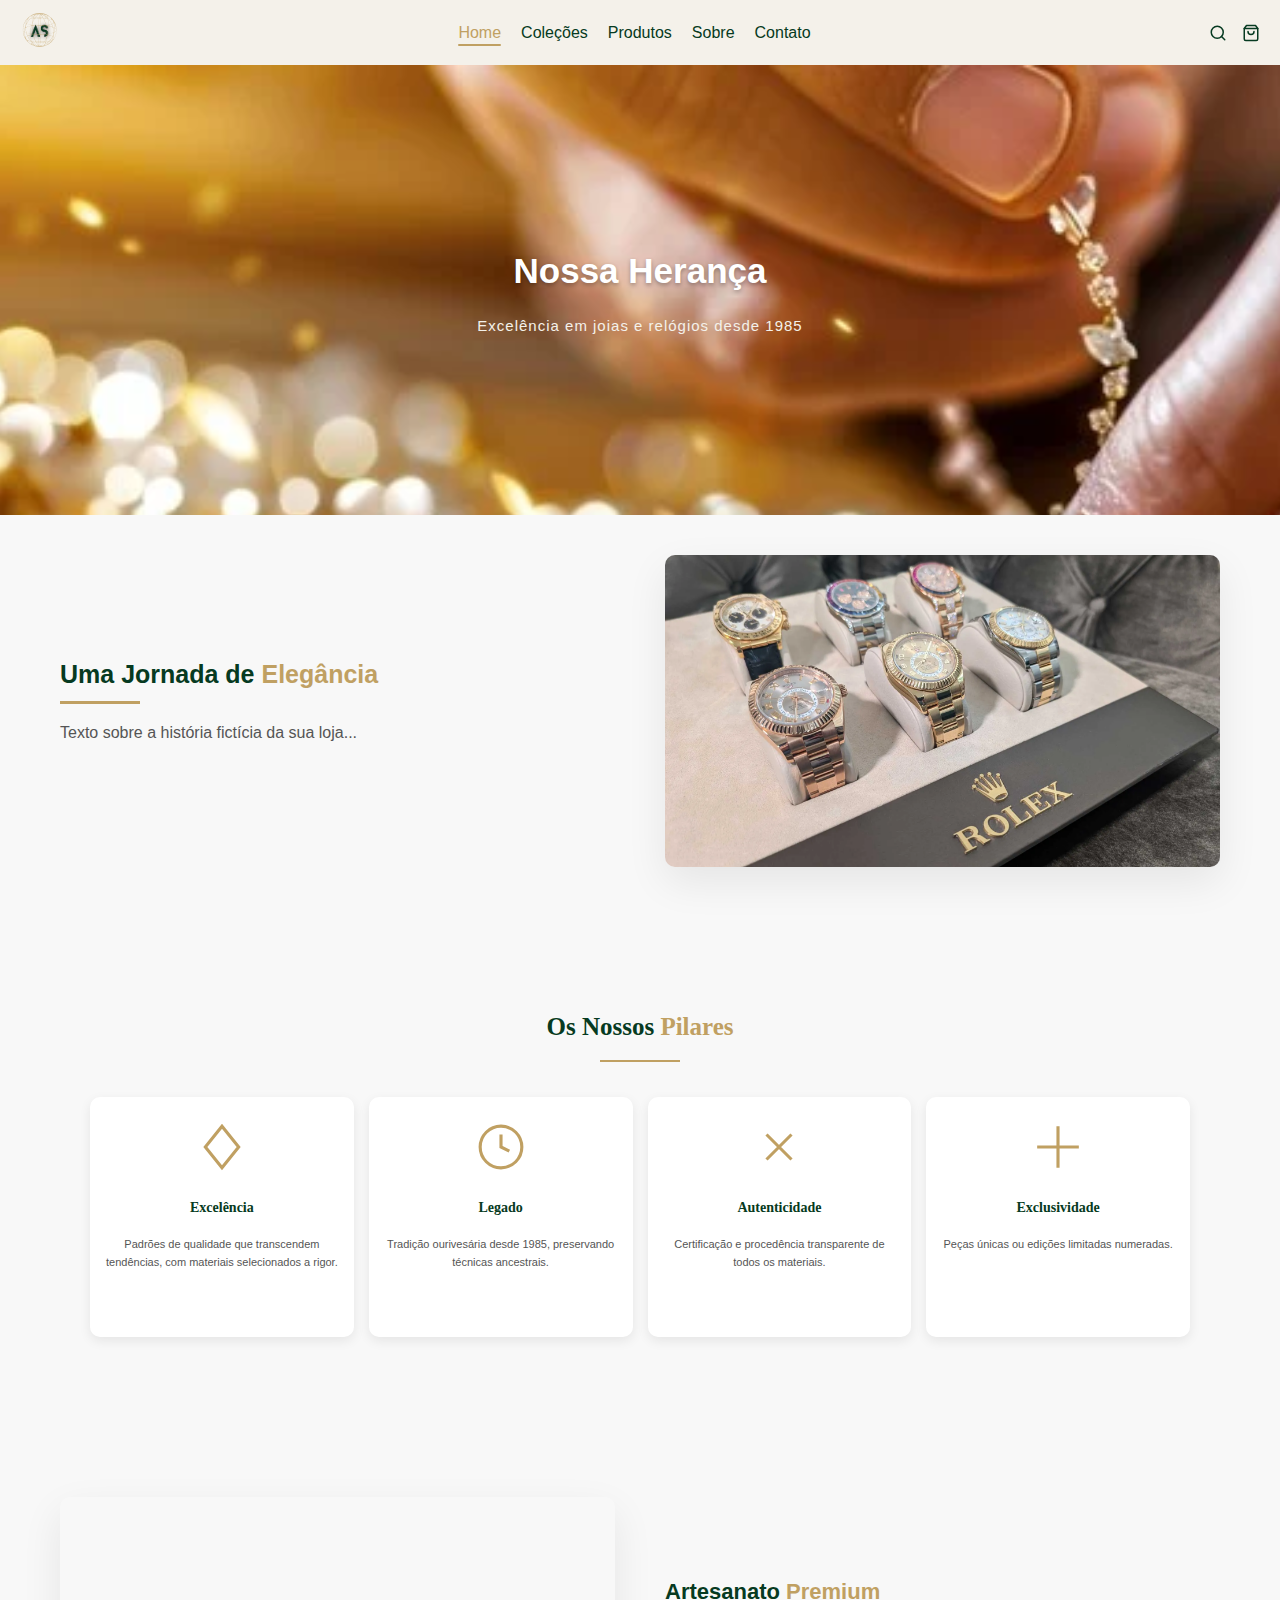
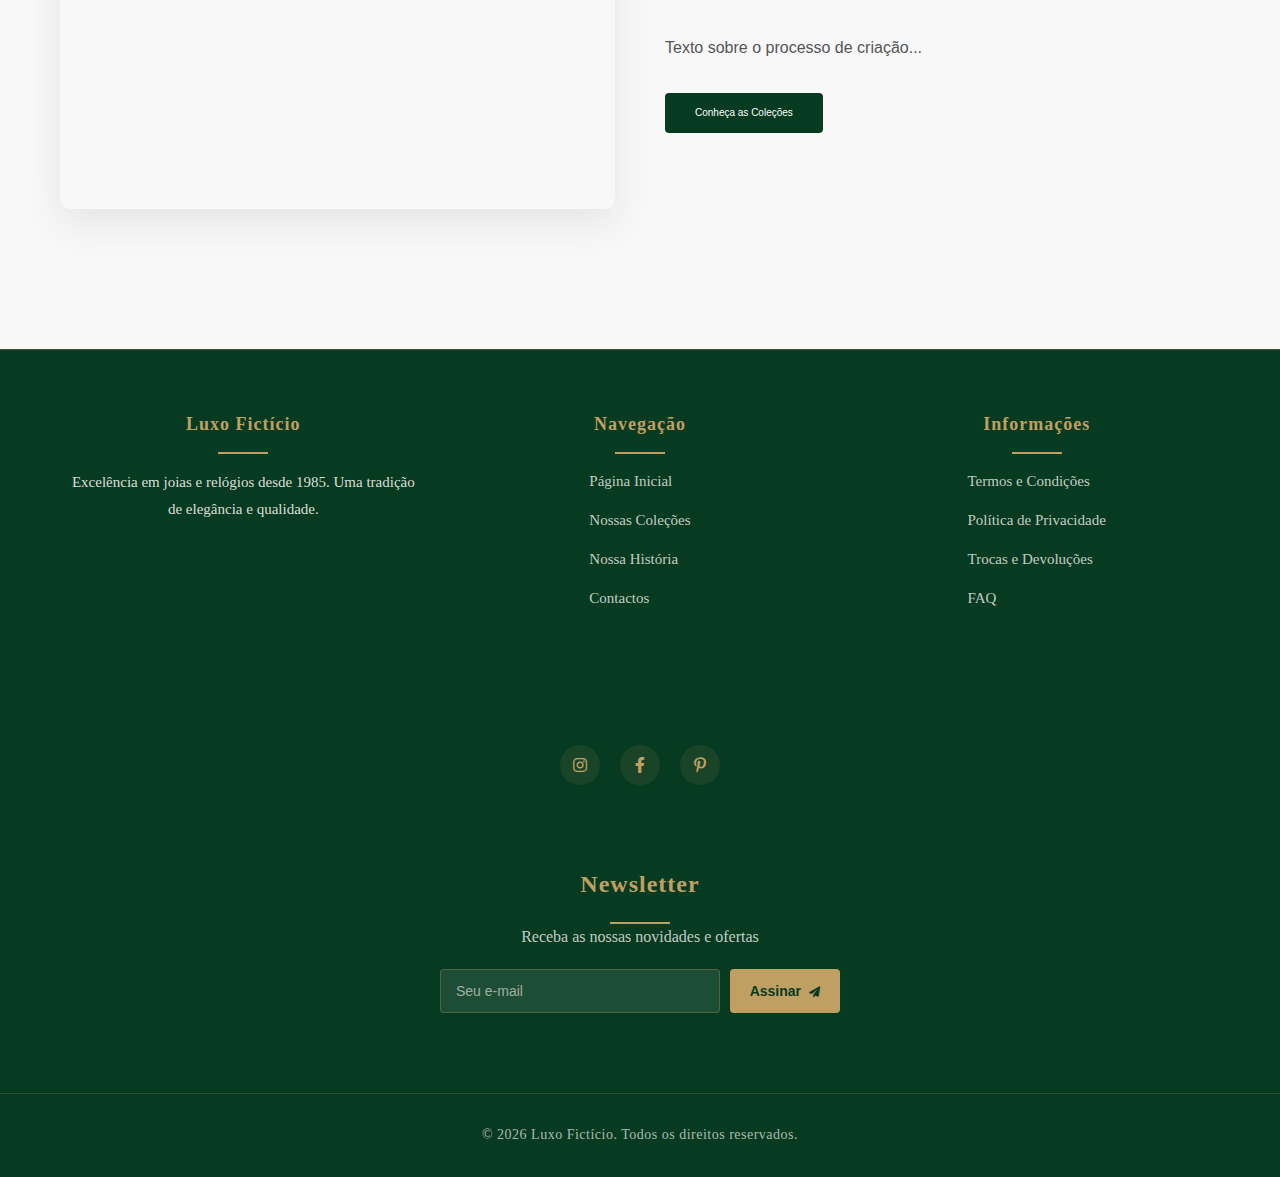
<file: sobre.html>
<!DOCTYPE html>
<html lang="pt-BR">
<head>
    <meta charset="UTF-8">
    <meta name="viewport" content="width=device-width, initial-scale=1.0">
    <title>Sobre Nós | Luxo Fictício</title>
    <link rel="stylesheet" href="assets/css/styles.css">
    <link rel="stylesheet" href="https://cdnjs.cloudflare.com/ajax/libs/font-awesome/6.0.0-beta3/css/all.min.css">
    <link href="https://fonts.googleapis.com/css2?family=Playfair+Display:wght@400;700&family=Montserrat:wght@300;400;500&display=swap" rel="stylesheet">
</head>
<body>
    <!-- Header -->
    <header class="header">
      <div class="logo">
          <img src="assets/images/aslogo.svg" alt="Logo da Loja de Luxo">
      </div>
      <nav class="menu">
          <div class="menu-hamburguer" id="menuToggle">
              <svg xmlns="http://www.w3.org/2000/svg" width="24" height="24" viewBox="0 0 24 24" fill="none" stroke="currentColor" stroke-width="2" stroke-linecap="round" stroke-linejoin="round"><line x1="4" x2="20" y1="12" y2="12"/><line x1="4" x2="20" y1="6" y2="6"/><line x1="4" x2="20" y1="18" y2="18"/></svg>
          </div>
          <ul>
              <li><a href="index.html" class="ativo">Home</a></li>
              <li><a href="colecoes.html">Coleções</a></li>
              <li><a href="produtos.html">Produtos</a></li>
              <li><a href="sobre.html">Sobre</a></li>
              <li><a href="contato.html">Contato</a></li>
          </ul>
      </nav>
      <div class="icons">
          <a href="#pesquisa" aria-label="Pesquisar">
              <svg xmlns="http://www.w3.org/2000/svg" width="18" height="18" viewBox="0 0 24 24" fill="none" stroke="currentColor" stroke-width="2" stroke-linecap="round" stroke-linejoin="round"><circle cx="11" cy="11" r="8"/><path d="m21 21-4.3-4.3"/></svg>
          </a>
          <a href="carrinho.html" aria-label="Carrinho de Compras">
              <svg xmlns="http://www.w3.org/2000/svg" width="18" height="18" viewBox="0 0 24 24" fill="none" stroke="currentColor" stroke-width="2" stroke-linecap="round" stroke-linejoin="round"><path d="M6 2 3 6v14a2 2 0 0 0 2 2h14a2 2 0 0 0 2-2V6l-3-4Z"/><path d="M3 6h18"/><path d="M16 10a4 4 0 0 1-8 0"/></svg>
          </a>
      </div>
  </header>

    <!-- Hero Section -->
<section class="hero-sobre">
    <div class="hero-content">
      <h1>Nossa Herança</h1>
      <p>Excelência em joias e relógios desde 1985</p>
    </div>
  </section>
  
  <main class="sobre-container">
    <!-- Seção História -->
    <section class="historia-luxo">
      <div class="historia-texto">
        <h2>Uma Jornada de <span class="detalhe-luxo">Elegância</span></h2>
        <p>Texto sobre a história fictícia da sua loja...</p>
      </div>
      <div class="historia-imagem sombra-luxo">
        <img src="assets/images/sobre1.png" alt="Nossa oficina">
      </div>
    </section>
  
    <!-- Seção Valores -->
    <section class="valores-luxo">
        <h2>Os Nossos <span class="detalhe-luxo">Pilares</span></h2>
        <div class="grid-valores">
          <!-- Valor 1 -->
          <div class="card-valor">
            <svg class="icon-valor" viewBox="0 0 24 24">
              <path d="M12 2L4 12l8 10 8-10z" stroke="#c0a062" fill="none" stroke-width="1.5"/>
            </svg>
            <h3>Excelência</h3>
            <p>Padrões de qualidade que transcendem tendências, com materiais selecionados a rigor.</p>
          </div>
          
          <!-- Valor 2 -->
          <div class="card-valor">
            <svg class="icon-valor" viewBox="0 0 24 24">
              <circle cx="12" cy="12" r="10" stroke="#c0a062" fill="none" stroke-width="1.5"/>
              <path d="M12 6v6l4 2" stroke="#c0a062" fill="none" stroke-width="1.5"/>
            </svg>
            <h3>Legado</h3>
            <p>Tradição ourivesária desde 1985, preservando técnicas ancestrais.</p>
          </div>
          
          <!-- Valor 3 -->
          <div class="card-valor">
            <svg class="icon-valor" viewBox="0 0 24 24">
              <path d="M18 6L6 18M6 6l12 12" stroke="#c0a062" fill="none" stroke-width="1.5"/>
            </svg>
            <h3>Autenticidade</h3>
            <p>Certificação e procedência transparente de todos os materiais.</p>
          </div>
          
          <!-- Valor 4 -->
          <div class="card-valor">
            <svg class="icon-valor" viewBox="0 0 24 24">
              <path d="M12 2v20M22 12H2" stroke="#c0a062" fill="none" stroke-width="1.5"/>
            </svg>
            <h3>Exclusividade</h3>
            <p>Peças únicas ou edições limitadas numeradas.</p>
          </div>
        </div>
      </section>
  
    <!-- Seção Oficina -->
    <section class="oficina-luxo">
      <div class="video-oficina sombra-luxo">
        <video muted loop autoplay>
          <source src="assets/images/videobanner1.mp4" type="video/mp4">
        </video>
      </div>
      <div class="texto-oficina">
        <h2>Artesanato <span class="detalhe-luxo">Premium</span></h2>
        <p>Texto sobre o processo de criação...</p>
        <a href="produtos.html" class="btn-luxo">Conheça as Coleções</a>
      </div>
    </section>
  </main>

<!-- Footer -->
  <footer class="footer">
    <div class="footer-content">
      <!-- Coluna 1 - Sobre -->
      <div class="footer-col">
        <h3>Luxo Fictício</h3>
        <p>Excelência em joias e relógios desde 1985. Uma tradição de elegância e qualidade.</p>
      </div>
  
      <!-- Coluna 2 - Navegação -->
      <div class="footer-col">
        <h3>Navegação</h3>
        <ul class="footer-links">
          <li><a href="index.html">Página Inicial</a></li>
          <li><a href="produtos.html">Nossas Coleções</a></li>
          <li><a href="sobre.html">Nossa História</a></li>
          <li><a href="contato.html">Contactos</a></li>
        </ul>
      </div>
  
      <!-- Coluna 3 - Informações -->
      <div class="footer-col">
        <h3>Informações</h3>
        <ul class="footer-links">
          <li><a href="#">Termos e Condições</a></li>
          <li><a href="#">Política de Privacidade</a></li>
          <li><a href="#">Trocas e Devoluções</a></li>
          <li><a href="#">FAQ</a></li>
        </ul>
      </div>
  
      <!-- Seção Centralizada -->
      <div class="footer-central">
        <!-- Redes Sociais -->
        <div class="footer-central">
          <!-- Redes Sociais -->
          <div class="social-links">
            <a href="https://www.instagram.com/" target="_blank" rel="noopener noreferrer" aria-label="Instagram">
              <i class="fab fa-instagram"></i>
            </a>
            <a href="https://www.facebook.com/login/?next=https%3A%2F%2Fwww.facebook.com%2F" target="_blank" rel="noopener noreferrer" aria-label="Facebook">
              <i class="fab fa-facebook-f"></i>
            </a>
            <a href="https://pt.pinterest.com/" target="_blank" rel="noopener noreferrer" aria-label="Pinterest">
              <i class="fab fa-pinterest-p"></i>
            </a>
          </div>
        </div>
        
        <!-- Newsletter -->
        <div class="email-newsletter">
        <h3>Newsletter</h3>
        <p>Receba as nossas novidades e ofertas</p>
        </div>
        <form class="newsletter-form">
          <input type="email" placeholder="Seu e-mail" required>
          <button type="submit">Assinar <i class="fas fa-paper-plane"></i></button>
        </form>
      </div>
    </div>
  
    <div class="footer-bottom">
      <p>&copy; <span id="current-year"></span> Luxo Fictício. Todos os direitos reservados.</p>
    </div>
  </footer>
  
  <script>
    // Atualiza o ano automaticamente
    document.getElementById('current-year').textContent = new Date().getFullYear();
  </script>
    <script src="assets/js/main.js"></script>
</body>
</html>
</file>
<file: assets/css/styles.css>
/* ================================================== */
/* Reset básico e configurações globais */
/* ================================================== */
html {
  font-size: 62.5%; /* 1rem = 10px */
  box-sizing: border-box;
}

*, *::before, *::after {
  box-sizing: inherit;
  margin: 0;
  padding: 0;
}

body {
  font-family: 'Georgia', serif;
  line-height: 1.6;
  color: #333;
  background-color: #f4f1ea;
}

a {
  text-decoration: none;
  color: inherit;
}

img {
  max-width: 100%;
  height: auto;
}

/* Reset básico */
* {
  margin: 0;
  padding: 0;
  box-sizing: border-box;
}

body {
  font-family: -apple-system, BlinkMacSystemFont, "Segoe UI", Roboto, Helvetica, Arial, sans-serif;
  line-height: 1.6;
  min-height: 100vh;
  background-color: #f8f8f8;
}

/* ================================================== */
/*  Header Minimalista */
/* ================================================== */
.header {
  display: flex;
  justify-content: space-between;
  align-items: center;
  padding: 10px 20px;
  background-color: #f4f1ea;
  position: relative;
}

.logo img {
  width: 40px;
  height: 40px;
}

.menu {
  flex: 1;
  display: flex;
  justify-content: center;
}

.menu ul {
  list-style: none;
  display: flex;
  gap: 20px;
  margin: 0;
  padding: 0;
}

.menu ul li a {
  font-size: 1.6rem;
  color: rgb(6, 58, 33);
  text-decoration: none;
  transition: color 0.3s ease;
}

.menu ul li a:hover {
  color: #c0a062;
}

.menu ul li a.ativo {
  position: relative;
  color: #c0a062;
}

.menu ul li a.ativo::after {
  content: '';
  position: absolute;
  left: 0;
  bottom: -5px;
  width: 100%;
  height: 2px;
  background-color: #c0a062;
  border-radius: 2px;
}

/* Ícones */
.icons {
  display: flex;
  gap: 15px;
}

.icons a {
  color: rgb(6, 58, 33);
  transition: color 0.3s ease;
  display: flex;
  align-items: center;
}

.icons a:hover {
  color: #c0a062;
}

/* Menu no mobile (hambúrguer) */
.menu-hamburguer {
  display: none;
  cursor: pointer;
  color: rgb(6, 58, 33);
  padding: 8px;
  margin-right: 10px;
}

/* Container principal */
.container {
  max-width: 1200px;
  margin: 0 auto;
  padding: 2rem;
}

.container h1 {
  font-size: 2.5rem;
  text-align: center;
  color: rgb(6, 58, 33);
  margin-bottom: 2rem;
}

/* ================================================== */
/* Menu no mobile (hambúrguer) */
/* ================================================== */
@media (max-width: 576px) {
  .header {
      padding: 10px 20px;
      flex-wrap: nowrap;
      margin-bottom: 5px;
  }

  .logo {
    padding-right: 340px;
    height: 0px;
    flex: 0 0 auto;
  }



  .menu {
      position: relative;
      margin: 0;
      padding: 0;
      flex: 0 0 auto;
  }

  .menu-hamburguer {
      display: flex;
      align-items: flex-start;
      margin: 0;
      padding: 5px;
      height: 0;
  }

  .menu ul {
      display: none;
      position: absolute;
      top: calc(100% + 10px);
      left: 50%;
      transform: translateX(-50%);
      width: 200px;
      background-color: #f4f1ea;
      padding: 10px;
      box-shadow: 0 4px 6px rgba(0, 0, 0, 0.1);
      z-index: 1000;
      border-radius: 4px;
  }

  .menu.active ul {
      display: block;
  }

  .menu ul li {
      text-align: center;
      padding: 10px 0;
  }

  .menu ul li a {
      font-size: 1.4rem;
      padding: 8px 16px;
      display: block;
  }

  .icons {
      flex: 0 0 auto;
      margin: 0;
      gap: 12px;
      align-items: flex-end;
      padding-left: 320px;
  }
}



/* ================================================== */
/*  Hero Banner de Impacto */
/* ================================================== */
.hero {
  position: relative;
  background-image: url('../images/bannerrolex.png');
  background-size: cover;
  background-position: center;
  background-attachment: fixed;
  height: 50vh;
  display: flex;
  justify-content: center;
  align-items: center;
  text-align: center;
  color: #fff;
}

.hero::before {
  content: '';
  position: absolute;
  top: 0;
  left: 0;
  right: 0;
  bottom: 0;
  background-color: rgba(0, 0, 0, 0.5);
}

.hero-content {
  position: relative;
  z-index: 1;
}

.hero-content h1 {
  font-size: 3.2rem;
  margin-bottom: 20px;
  color: rgb(255, 255, 255);
  text-shadow: 
      0 0 5px rgba(255, 255, 255, 0.4),
      0 0 10px rgba(255, 255, 255, 0.274),
      0 0 20px rgba(255, 255, 255, 0.336);
}

.hero-content .btn {
  font-size: 1.6rem;
  padding: 10px 20px;
  background-color: rgb(6, 58, 33);
  color: #c0a062;
  border: none;
  border-radius: 5px;
  cursor: pointer;
  transition: background-color 0.3s ease;
}

.hero-content .btn:hover {
  background-color: rgb(4, 40, 23);
}

/* ================================================== */
/*  Destaque de Categorias */
/* ================================================== */
.categorias {
  padding: 40px 20px;
  text-align: center;
}

.categorias h2 {
  font-size: 2.4rem;
  margin-bottom: 20px;
  color: rgb(6, 58, 33);
}

.categorias-grid {
  display: flex;
  justify-content: center;
  gap: 20px; /* De 30px para*/
  flex-wrap: nowrap;
  overflow-x: auto;
  padding: 10px;
  -webkit-overflow-scrolling: touch;
}

.categoria {
  position: relative;
  width: calc(25% - 10px);
  min-width: 180px; /* De 200px para */
  max-width: 300px; 
  flex-shrink: 1;
  overflow: hidden;
  border-radius: 10px;
}

.categoria img {
  width: 100%;
  height: auto;
  max-height: 450px; 
  object-fit: cover; 
  border-radius: 10px;
  transition: transform 0.3s ease, filter 0.3s ease;
}

.categoria:hover img {
  transform: scale(1.1);
  filter: brightness(0.7);
}

.categoria-info {
  position: absolute;
  bottom: 0;
  left: 0;
  right: 0;
  background-color: rgba(6, 58, 33, 0.8);
  color: #fff;
  padding: 10px;
  text-align: center;
  opacity: 0;
  transition: opacity 0.3s ease;
  border-radius: 0 0 10px 10px;
}

.categoria:hover .categoria-info {
  opacity: 1;
}

.btn-categoria {
  font-weight: 600;
  font-family: Georgia, serif;
  font-size: 1.6rem;
  padding: 8px 16px;
  background-color: transparent;
  color: #fff;
  border-radius: 5px;
  cursor: pointer;
  text-decoration: none;
  transition: background-color 0.3s ease, color 0.3s ease;
}

.btn-categoria:hover {
  background-color: none;
  color: #fff;
}

/* ================================================== */
/*  Destaques de produtos */
/* ================================================== */
.destaques {
  padding: 40px 20px;
  text-align: center;
}

.destaques h2 {
  font-size: 2.4rem; /* 24px */
  margin-bottom: 20px;
  color: rgb(6, 58, 33); /* Verde profundo */
}

.destaques .produto-info h3 {
  font-size: 1.6rem; 
}

.produtos-grid {
  display: flex;
  justify-content: center;
  gap: 20px;
  flex-wrap: wrap; 
}

.produto {
  position: relative;
  width: 300px;
  overflow: hidden;
  border-radius: 10px;
}

.produto img {
  width: 100%;
  height: auto;
  border-radius: 10px;
  transition: transform 0.3s ease, filter 0.3s ease;
}

.produto:hover img {
  transform: scale(1.1);
  filter: brightness(0.7); /* Escurece a imagem ao passar o mouse */
}

.produto-info {
  position: absolute;
  bottom: 0;
  left: 0;
  right: 0;
  background-color: rgba(6, 58, 33, 0.8); /* Verde profundo com transparência */
  color: #fff;
  padding: 10px;
  text-align: center;
  opacity: 0;
  transition: opacity 0.3s ease;
  border-radius: 0 0 10px 10px; 
}

.produto:hover .produto-info {
  opacity: 1; 
}

.btn-detalhes {
  font-size: 1.2rem; /* 12px */
  padding: 6px 14px;
  background-color: transparent;
  color: #c0a062; /* Dourado suave */
  border-radius: 5px;
  cursor: pointer;
  text-decoration: none;
  transition: background-color 0.3s ease, color 0.3s ease;
}

.btn-detalhes:hover {
  background-color: none; 
  color: #fff; /* Branco */
}

/* ================================================== */
/*  Seção de Depoimentos e Confiança */
/* ================================================== */
.depoimentos-grid {
  display: flex;
  justify-content: center;
  align-items: stretch;
  gap: 20px;
  max-width: 1000px;
  margin: auto;
  overflow-x: auto; /* Permite rolar horizontal em telas menores */
  padding: 20px 0; /* Adiciona espaço para a barra de rolar */
  -webkit-overflow-scrolling: touch; /* Rolagem suave em dispositivos iOS */
  scrollbar-width: none; /* Esconde a barra de rolagem no Firefox */
  -ms-overflow-style: none; /* Esconde a barra de rolagem no IE/Edge */
}

/* Esconde a barra de rolagem no Chrome/Safari */
.depoimentos-grid::-webkit-scrollbar {
  display: none;
}

.depoimentos {
  width: 100%;
  padding: 0 20px; 
}

.depoimentos h2 {
  font-size: 2.8rem;
  color: rgb(6, 58, 33);
  text-align: center;
  font-weight: bold;
  margin-bottom: 30px;
}

.depoimento {
  background: white;
  padding: 20px;
  border-radius: 10px;
  box-shadow: 0px 4px 10px rgba(0, 0, 0, 0.1);
  min-width: 300px; 
  width: 300px; 
  flex: 0 0 auto; /* Previne o encolhimento */
  text-align: center;
  display: flex;
  flex-direction: column;
  align-items: center;
}

.depoimento img {
  width: 80px;
  height: 80px;
  border-radius: 50%;
  margin-bottom: 10px;
}

.depoimento p {
  font-size: 1.6rem;
  font-family: inherit;
  color: #333;
  margin-bottom: 10px;
}

.estrelas {
  font-size: 1.8rem;
  color: #c0a062;
}

/* ================================================== */
/* Responsividade para telas menores */
/* ================================================== */
@media (max-width: 768px) {
  .depoimentos h2 {
    font-size: 2.4rem; 
  }

  .depoimentos-grid {
    justify-content: flex-start; 
    margin: 0; 
    padding: 20px; 
  }

  .categoria, .produto {
    width: 100%;
    max-width: 500px;
  }

  .hero h1 {
    font-size: 2.4rem;
  }

  .hero-content .btn {
    font-size: 1.4rem;
    padding: 8px 16px;
  }
}

/* Ajuste para telas muito pequenas */
@media (max-width: 360px) {
  .depoimento {
    min-width: 260px; 
    width: 260px;
  }
}

/* ================================================== */
/*  Chamada para Ação Final */
/* ================================================== */

.cta-final {
  text-align: center;
  padding: 60px 20px;
  margin-top: 20px;
  background-color: rgb(6, 58, 33); /* Verde profundo */
  color: #fff;
}
.cta-final h2 {
  font-size: 2.4rem;
  max-width: 700px;
  margin: 0 auto 20px;
  line-height: 1.4;
}

.cta-final .btn {
  display: inline-block;
  padding: 12px 24px;
  font-size: 1.6rem;
  background-color: #c0a062; /* Dourado suave */
  color: rgb(6, 58, 33); /* Verde profundo */
  text-decoration: none;
  font-weight: bold;
  border-radius: 8px;
  transition: 0.3s ease-in-out;
}

.cta-final .btn:hover {
  background-color: #a88b50; /* Dourado um pouco mais escuro no hover */
}


/* ====================== /
/ PÁGINA DE COLEÇÕES /
/ ====================== /
/  Hero Específico para Coleções */
.hero-colecoes {
background-image: url('../images/sobre1.png');
height: 50vh;
display: flex;
align-items: center;
justify-content: center;
text-align: center;
}

.hero-colecoes .hero-content h1 {
font-size: 4rem;
margin-bottom: 20px;
text-shadow: 0 2px 10px rgba(0,0,0,0.5);
}

.hero-colecoes .hero-content p {
font-size: 2rem;
margin-bottom: 30px;
}

/* Grid de Coleções */
.colecoes-destaque {
padding: 60px 20px;
}

.colecoes-destaque .container {
display: grid;
grid-template-columns: repeat(4, 1fr); /* Fixed 4 colunas */
gap: 20px;
max-width: 1200px;
margin: 0 auto;
display: flex;
align-items: center;
justify-content: center;
}

.colecao-card {
position: relative;
border-radius: 10px;
overflow: hidden;
max-width: 300px;
max-height: 400px;
width: 100%; 
transition: transform 0.3s ease;
}

.colecao-card:hover {
transform: translateY(-10px);
}

.colecao-card img {
width: 100%;
height: 100%;
object-fit: cover;
transition: transform 0.5s ease;
}

.colecao-card:hover img {
transform: scale(1.05);
}

.colecao-overlay {
position: absolute;
bottom: 0;
left: 0;
right: 0;
background: linear-gradient(to top, rgba(6, 58, 33, 0.9), transparent);
padding: 30px;
color: white;
}

.colecao-overlay h2 {
  font-size: 2.2rem;
  margin-bottom: 10px;
  text-align: start;
}

.colecao-overlay p {
  font-size: 1.3rem;
  opacity: 0.9;
  }

/* Destaque Especial */
.destaque-especial {
background-color: #f4f1ea;
padding: 80px 20px;
text-align: center;
}

.destaque-content {
max-width: 800px;
margin: 0 auto;
}

.destaque-content h2 {
font-size: 3rem;
color: rgb(6, 58, 33);
margin-bottom: 20px;
}

.destaque-content p {
font-size: 1.8rem;
margin-bottom: 30px;
color: #555;
}

.destaque-content .btn {
background-color: rgb(6, 58, 33);
color: white;
padding: 15px 40px;
font-size: 1.6rem;
}

/* ================================================== */
/* Página de Produtos */
/* ================================================== */
.produto-container {
  padding: 60px 20px;
  text-align: center;
  max-width: 992px;
  margin: auto;
}

.produto-container h1 {
  font-size: 2.4rem;
  margin-bottom: 20px;
  color: rgb(6, 58, 33);
}

/* Filtros */
.filtros {
  margin-left: 8px;
  margin-bottom: 20px;
  display: flex;
  justify-content: center; 
  flex-wrap: wrap; 
  gap: 10px; 
}

.filtros select {
  padding: 8px;
  font-size: 1.4rem;
  border: 2px solid rgb(77, 113, 93);
  border-radius: 5px;
  background-color: #f4f1ea;
  color: rgb(6, 58, 33);
  cursor: pointer;
}
.filtros #ordenacao {
  width: 168px;
  height: 38px;
}

#ordenacao option[value="recentes"] {
  text-align: center;
}

.filtros select:hover {
  border-color: #c0a062;
}

/* Produtos Grid Layout */
.produto-lista-grid {
  display: grid;
  align-items: center;
  justify-items: center; 
  grid-template-columns: repeat(3, minmax(0, 1fr)); 
  gap: 10px; 
  flex-wrap: nowrap;
  padding: auto;
  max-width: 1200px;
}

.produto-lista {
  position: relative;
  overflow: hidden;
  border-radius: 10px;
  transition: transform 0.3s ease, box-shadow 0.3s ease;
  background-color: transparent;
  border: none;
  box-sizing: border-box; 
  margin: 0; 
  padding: 0; 
}

.produto-lista img {
  width: 100%;
  height: 100%; 
  border-radius: 10px;
  transition: transform 0.3s ease, filter 0.3s ease;
}

.produto-lista:hover img {
  transform: scale(1.1);
  filter: brightness(0.7);
}

.produto-lista .produto-info {
  position: absolute;
  bottom: 0;
  left: 0;
  right: 0;
  background-color: rgba(6, 58, 33, 0.8);
  color: #fff;
  padding: 10px;
  text-align: center;
  opacity: 0;
  transition: opacity 0.3s ease;
  border-radius: 0 0 10px 10px;
  pointer-events: none;
}

.produto-lista:hover .produto-info {
  opacity: 1;
}

.produto-lista .produto-info h3 {
  font-size: 1.6rem;
  margin: 0;
  color: #fff;
}

/* Filtros */
.filtros {
  margin-bottom: 40px;
  display: flex;
  justify-content: center; 
  gap: 10px;
}

.filtros select {
  padding: 8px;
  font-size: 1.4rem;
  border: 2px solid rgb(77, 113, 93);
  border-radius: 5px;
  margin-right: 10px;
  background-color: #f4f1ea;
  color: rgb(6, 58, 33);
  cursor: pointer;
}

.filtros select:hover {
  border-color: #c0a062;
}


/* Responsividade de Grids e ajustes */
@media (max-width: 992px) {
  .produto-lista-grid {
    grid-template-columns: repeat(2, 1fr); /* 2 colunas em tablets */
    gap: 15px;
    justify-content: center;
    margin-left: 80px;
    margin-right: 80px;
  }

  .filtros {
    flex-direction: column; /* Empilha os filtros para melhor visualização */
    align-items: center;
  }
}

@media (max-width: 768px) {
  .produto-lista-grid {
    grid-template-columns: repeat(3, 1fr); /* Mantém 3 colunas */
    gap: 10px;
    margin-left: 35px;
    margin-right: 35px;
  }

  .produto-lista img {
    height: 220px; /* Ajusta altura das imagens para telas menores */
  }

}

@media (max-width: 576px) {
  .produto-lista-grid {
    grid-template-columns: repeat(2, 1fr); /* 2 coluna para ecrãs muito pequenos */
    gap: 25px;
    margin-left: 20px;
    margin-right: 20px;
  }

  .produto-lista img {
    height: 200px; /* Reduz ligeiramente a altura */
  }

  .produto-lista .produto-info h3 {
    font-size: 1.4rem; 
  }
}

/* ================================================== */
/* Layout da Página de Detalhes */
/* ================================================== */
.detalhes-container {
  display: flex;
  gap: 40px;
  padding: 40px;
  max-width: 1200px;
  margin: 0 auto;
}

.detalhes-imagem {
  flex: 1;
  display: flex;
  justify-content: center;
  align-items: center;
  background-color: transparent;
  padding: 0;
  border-radius: 10px;
  overflow: hidden;
}

.detalhes-imagem img {
  width: 350px;
  height: 450px;
  object-fit: cover;
  padding: 0;
  margin: 0;
  display: block;
  border-radius: 10px;
  box-shadow: 0 8px 16px rgba(24, 24, 24, 0.103);
  max-width: 550px;
  max-height: 490px;
}

.detalhes-info {
  flex: 1;
  padding: 20px;
}

.detalhes-info h1 {
  font-size: 2.4rem;
  color: rgb(6, 58, 33);
  margin-bottom: 20px;
}

.detalhes-info .preco {
  font-size: 2rem;
  color: #c0a062;
  margin-bottom: 20px;
}

.detalhes-info .descricao {
  font-size: 1.6rem;
  color: #555;
  line-height: 1.8;
  margin-bottom: 20px;
}

.especificacoes {
  margin-bottom: 20px;
}

.especificacoes h2 {
  font-size: 1.9rem;
  color: rgb(6, 58, 33);
  margin-bottom: 10px;
}

.especificacoes ul {
  list-style: none;
  padding: 0;
}

.especificacoes ul li {
  font-size: 1.4rem;
  color: #555;
  margin-bottom: 10px;
}

.especificacoes ul li strong {
  color: rgb(6, 58, 33);
}

.btn-comprar {
  background-color: rgb(6, 58, 33);
  color: #fff;
  border: none;
  padding: 15px 30px;
  font-size: 1.2rem;
  border-radius: 5px;
  cursor: pointer;
  transition: background-color 0.3s ease;
  width: 100%;
}

.btn-carrinho {
  background-color: rgb(6, 58, 33);
  color: #fff;
  border: none;
  padding: 15px 30px;
  font-size: 1.2rem;
  border-radius: 5px;
  cursor: pointer;
  transition: background-color 0.3s ease;
  width: 100%;
  margin-top: 5px;
}

.btn-comprar:hover {
  background-color: #c0a062;
}

.btn-carrinho:hover {
  background-color: #c0a062;
}


/* ================================================== */
/* Outras Coleções */
/* ================================================== */
.criacoes-relacionadas {
  padding: 40px 20px;
  text-align: center;
}

.criacoes-relacionadas h2 {
  font-size: 2rem;
  color: rgb(6, 58, 33);
  margin-bottom: 20px;
}

.produtos-relacionados-grid {
  display: flex;
  justify-content: center;
  gap: 20px;
  flex-wrap: wrap;
}

.produto-lista {
  position: relative;
  width: 300px;
  overflow: hidden;
  border-radius: 10px;
  transition: transform 0.3s ease, box-shadow 0.3s ease;
  background-color: transparent;
  border: none;
}

.produto-lista:hover {
  transform: translateY(-5px);
  box-shadow: 0 8px 16px rgba(0, 0, 0, 0.2);
}

.produto-lista img {
  width: 100%;
  height: auto;
  border-radius: 10px;
  transition: transform 0.3s ease, filter 0.3s ease;
}

.produto-lista:hover img {
  transform: scale(1.1);
  filter: brightness(0.7);
}

.produto-lista .produto-info {
  position: absolute;
  bottom: 0;
  left: 0;
  right: 0;
  background-color: rgba(6, 58, 33, 0.8);
  color: #fff;
  padding: 10px;
  text-align: center;
  opacity: 0;
  transition: opacity 0.3s ease;
  border-radius: 0 0 10px 10px;
  pointer-events: none;
}

.produto-lista:hover .produto-info {
  opacity: 1;
}

.produto-lista .produto-info h3 {
  font-size: 1.6rem;
  margin: 0;
  color: #fff;
}

/* ================================================== */
/* ESTILOS DA PÁGINA SOBRE - HERANÇA DE LUXO */
/* ================================================== */

/* Hero Section - Versão Sobre */
.hero-sobre {
  height: 50vh;
  background-image: url(../images/banner14.png);
  display: flex;
  align-items: center;
  justify-content: center;
  text-align: center;
  color: #f4f1ea;
  margin-bottom: 40px;
}

.hero-sobre h1 {
  font-size: 3.5rem;
  margin-bottom: 15px;
  text-shadow: 0 2px 4px rgba(0,0,0,0.3);
}

.hero-sobre p {
  font-size: 1.5rem;
  letter-spacing: 1px;
}

/* Container Principal */
.sobre-container {
  max-width: 1200px;
  margin: 0 auto;
  padding: 0 20px 60px;
}

/* Seção História */
.historia-luxo {
  display: flex;
  gap: 50px;
  align-items: center;
  margin-bottom: 60px;
}

.historia-texto {
  flex: 1;
}

.historia-texto h2 {
  font-size: 2.5rem;
  color: rgb(6, 58, 33);
  margin-bottom: 25px;
  position: relative;
}

.historia-texto h2::after {
  content: '';
  position: absolute;
  bottom: -10px;
  left: 0;
  width: 80px;
  height: 3px;
  background-color: #c0a062;
}

.historia-texto p {
  margin-bottom: 20px;
  line-height: 1.8;
  color: #555;
  font-size: 1.6rem;
}

.historia-imagem {
  flex: 1;
  border-radius: 10px;
  overflow: hidden;
  box-shadow: 0 10px 30px rgba(0,0,0,0.1);
}

.historia-imagem img {
  width: 100%;
  height: auto;
  display: block;
  transition: transform 0.5s ease;
}

.historia-imagem:hover img {
  transform: scale(1.05);
}

/* ==================================== */
/* SEÇÃO VALORES - VERSÃO ORIGINAL */
/* ==================================== */

.valores-luxo {
  text-align: center;
  padding: 80px 20px;
  margin: 60px 0;
}

.valores-luxo h2 {
  font-size: 2.5rem;
  color: rgb(6, 58, 33);
  margin-bottom: 50px;
  position: relative;
  font-family: 'Georgia', serif;
}

.valores-luxo h2::after {
  content: '';
  position: absolute;
  left: 50%;
  transform: translateX(-50%);
  bottom: -15px;
  width: 80px;
  height: 2px;
  background-color: #c0a062;
}

.grid-valores {
  display: grid;
  grid-template-columns: repeat(4, 1fr); /* 4 colunas fixas */
  gap: 15px; /* Espaço menor entre boxes */
  max-width: 1100px; /* Largura total reduzida */
  margin: 0 auto;
}

.card-valor {
  background-color: #fff;
  border-radius: 10px;
  padding: 25px 15px; /* Redução do padding */
  min-height: 240px; /* Altura mais compacta */
  box-shadow: 0 4px 12px rgba(0,0,0,0.08); /* Sombra mais suave */
}

.card-valor:hover {
  transform: translateY(-5px);
  box-shadow: 0 8px 25px rgba(0,0,0,0.1);
}

.icon-valor {
  width: 50px;
  height: 50px;
  margin-bottom: 20px;
}

.card-valor h3 {
  font-size: 1.4rem;
  color: rgb(6, 58, 33);
  margin-bottom: 15px;
  font-family: 'Georgia', serif;
}

.card-valor p {
  font-size: 1.1rem;
  line-height: 1.7;
  color: #555;
}

/* Responsividade */
@media (max-width: 900px) {
  .grid-valores {
    grid-template-columns: repeat(2, 1fr); /* 2 colunas em tablets */
  }
}

@media (max-width: 500px) {
  .grid-valores {
    grid-template-columns: 1fr; /* 1 coluna em mobile */
  }
  .card-valor {
    min-height: auto; 
  }
}

/* Seção Oficina */
.oficina-luxo {
  display: grid;
  grid-template-columns: 1fr 1fr;
  gap: 50px;
  align-items: center;
  margin: 80px 0;
}

.video-oficina {
  position: relative;
  border-radius: 10px;
  overflow: hidden;
  box-shadow: 0 10px 30px rgba(0,0,0,0.1);
}

.video-oficina video {
  width: 100%;
  display: block;
}

.video-oficina video {
  width: 100%;
  display: block;
}

.texto-oficina h2 {
  font-size: 2.2rem;
  color: rgb(6, 58, 33);
  margin-bottom: 25px;
}

.texto-oficina p {
  margin-bottom: 30px;
  line-height: 1.8;
  color: #555;
  font-size: 1.6rem;
}

.btn-luxo {
  display: inline-block;
  padding: 12px 30px;
  background-color: rgb(6, 58, 33);
  color: white;
  border-radius: 4px;
  font-weight: 500;
  transition: all 0.3s ease;
}

.btn-luxo:hover {
  background-color: #c0a062;
  transform: translateY(-2px);
}

/* Responsividade */
@media (max-width: 768px) {
  .hero-sobre {
    height: 40vh;
  }
  
  .hero-sobre h1 {
    font-size: 2.5rem;
  }
  
  .historia-luxo,
  .oficina-luxo {
    grid-template-columns: 1fr;
  }
  
  .oficina-luxo {
    grid-template-columns: 1fr;
    gap: 30px;
  }
  
  .grid-valores {
    grid-template-columns: 1fr;
  }
}

/* ============================================ */
/*  PÁGINA DE CONTATO - ESTILO PREMIUM */
/* ============================================ */

/* Hero Section */
.hero-contato {
  height: 50vh;
  background-image: url(../images/banner13.png);
  display: flex;
  align-items: center;
  justify-content: center;
  text-align: center;
  color: #f4f1ea;
  margin-bottom: 40px;
}

.hero-contato h1 {
  font-size: 3.5rem;
  margin-bottom: 15px;
  text-shadow: 0 2px 4px rgba(0,0,0,0.3);
  font-family: 'Georgia', serif;
}

.hero-contato p {
  font-size: 1.5rem;
  letter-spacing: 1px;
  font-weight: 300;
  color: rgb(6, 58, 33);
}

/* Container Principal */
.contato-container {
  max-width: 1200px;
  margin: 0 auto;
  padding: 0 20px 60px;
  display: grid;
  grid-template-columns: 1fr 1fr;
  gap: 50px;
}

/* Formulário */
.form-contato {
  background: white;
  padding: 40px;
  border-radius: 8px;
  box-shadow: 0 10px 30px rgba(0,0,0,0.08);
  border: 1px solid rgba(192, 160, 98, 0.2);
}

.form-contato h2 {
  font-size: 2.2rem;
  color: rgb(6, 58, 33);
  margin-bottom: 30px;
  font-family: 'Georgia', serif;
  position: relative;
}

.form-contato h2::after {
  content: '';
  position: absolute;
  left: 0;
  bottom: -10px;
  width: 60px;
  height: 2px;
  background-color: #c0a062;
}

.form-group {
  margin-bottom: 25px;
}

.form-contato label {
  display: block;
  margin-bottom: 8px;
  color: rgb(6, 58, 33);
  font-size: 1.1rem;
  font-weight: 500;
}

.form-contato input,
.form-contato textarea,
.form-contato select {
  width: 100%;
  padding: 12px 15px;
  border: 1px solid rgba(192, 160, 98, 0.3);
  border-radius: 4px;
  font-size: 1rem;
  transition: all 0.3s ease;
  background-color: rgba(244, 241, 234, 0.1);
}

.form-contato input:focus,
.form-contato textarea:focus,
.form-contato select:focus {
  outline: none;
  border-color: #c0a062;
  box-shadow: 0 0 0 2px rgba(192, 160, 98, 0.2);
}

.form-contato textarea {
  min-height: 150px;
  resize: vertical;
}

.btn-enviar {
  background-color: rgb(6, 58, 33);
  color: white;
  border: none;
  padding: 12px 30px;
  font-size: 1.1rem;
  border-radius: 4px;
  cursor: pointer;
  transition: all 0.3s ease;
  display: inline-flex;
  align-items: center;
  gap: 10px;
}

.btn-enviar:hover {
  background-color: #c0a062;
  transform: translateY(-2px);
}

/* Informações de Contato */
.info-contato {
  padding: 20px;
}

.info-contato h3 {
  font-size: 2rem;
  color: rgb(6, 58, 33);
  margin-bottom: 35px;
  position: relative;
  font-family: 'Georgia', serif;
}

.info-contato h3::after {
  content: '';
  position: absolute;
  left: 0;
  bottom: -10px;
  width: 50px;
  height: 2px;
  background-color: #c0a062;
}

.icone-contato {
  display: flex;
  align-items: flex-start;
  margin-bottom: 30px;
  gap: 15px;
}

.icone-contato i {
  font-size: 1.5rem;
  color: #c0a062;
  margin-top: 3px;
}

.icone-contato h4 {
  font-size: 1.2rem;
  color: rgb(6, 58, 33);
  margin-bottom: 5px;
}

.icone-contato p {
  color: #555;
  line-height: 1.6;
  font-size: 1.05rem;
}

/* Mapa */
.mapa-contato {
  height: 300px;
  margin-top: 40px;
  border-radius: 8px;
  overflow: hidden;
  box-shadow: 0 10px 30px rgba(0,0,0,0.1);
  border: 1px solid rgba(192, 160, 98, 0.2);
}

.mapa-contato iframe {
  width: 100%;
  height: 100%;
  border: none;
}

/* Responsividade */
@media (max-width: 992px) {
  .contato-container {
    grid-template-columns: 1fr;
    gap: 40px;
  }
  
  .hero-contato {
    height: 40vh;
  }
  
  .hero-contato h1 {
    font-size: 2.8rem;
  }
}

@media (max-width: 576px) {
  .form-contato {
    padding: 30px 20px;
  }
  
  .hero-contato h1 {
    font-size: 2.2rem;
  }
  
  .hero-contato p {
    font-size: 1.2rem;
  }
}

/* ================================================== */
/* ELEMENTOS DE DESIGN DE LUXO */
/* ================================================== */
.detalhe-luxo {
  color: #c0a062;
  font-weight: bold;
}

.sombra-luxo {
  box-shadow: 0 15px 40px rgba(0,0,0,0.08);
}

.borda-luxo {
  border: 1px solid rgba(192, 160, 98, 0.3);
}

/* ================================================== */
/* FOOTER PREMIUM */
/* ================================================== */
.footer {
  background-color: rgb(6, 58, 33);
  color: #f4f1ea;
  padding: 60px 0 30px;
  font-family: 'Georgia', serif;
  text-align: center;
  border-top: 1px solid rgba(192, 160, 98, 0.3);
}

.footer-content {
  max-width: 1200px;
  margin: 0 auto;
  display: grid;
  grid-template-columns: repeat(auto-fit, minmax(250px, 1fr));
  gap: 50px;
  padding: 0 30px;
}

/* ESTILO UNIFICADO PARA TODOS OS TÍTULOS */
.footer-col h3,
.footer-central h3 {
  font-size: 1.8rem;
  color: #c0a062;
  margin-bottom: 30px; /* Mais espaço para o traço */
  position: relative;
  letter-spacing: 1px;
  display: inline-block;
  width: 100%;
  text-align: center;
}

/* TRAÇO CENTRALIZADO EM TODOS OS TÍTULOS */
.footer-col h3::after,
.footer-central h3::after {
  content: '';
  position: absolute;
  left: 50%;
  transform: translateX(-50%);
  bottom: -15px;
  width: 50px;
  height: 2px;
  background-color: #c0a062;
}

.footer-col {
  margin-bottom: 30px;
  text-align: center; 
}

.footer-col p {
  font-size: 1.5rem;
  line-height: 1.8;
  margin-bottom: 20px;
  color: rgba(244, 241, 234, 0.9);
}

/* LINKS */
.footer-links {
  list-style: none;
  display: inline-block;
  text-align: left;
}

.footer-links li {
  margin-bottom: 15px;
}

.footer-links a {
  font-size: 1.5rem;
  color: rgba(244, 241, 234, 0.8);
  transition: all 0.3s ease;
  display: inline-block;
  position: relative;
}

.footer-links a:hover {
  color: #c0a062;
  transform: translateX(5px);
}

.footer-links a::before {
  content: '→';
  position: absolute;
  left: -15px;
  opacity: 0;
  transition: all 0.3s ease;
  color: #c0a062;
}

.footer-links a:hover::before {
  opacity: 1;
  left: -20px;
}

/* NEWSLETTER SECTIONS */
.footer-central {
  grid-column: 1 / -1;
  margin: 20px 0;
  display: flex;
  flex-direction: column;
  align-items: center;
}

/* SOCIAL LINKS */
.social-links {
  display: flex;
  justify-content: center;
  gap: 20px;
  margin-bottom: 40px;
}

.social-links a {
  display: inline-flex;
  align-items: center;
  justify-content: center;
  width: 40px;
  height: 40px;
  background-color: rgba(192, 160, 98, 0.1);
  border-radius: 50%;
  color: #c0a062;
  font-size: 1.6rem;
  transition: all 0.3s ease;
}

.social-links a:hover {
  background-color: #c0a062;
  color: rgb(6, 58, 33);
  transform: translateY(-3px);
}

/* NEWSLETTER STYLES (SHARED) */
.newsletter-form,
.newsletter-form-home {
  max-width: 400px;
  width: 100%;
  margin: 0 auto;
  display: flex;
  gap: 10px;
}

.newsletter-form input,
.newsletter-form-home input {
  width: 100%;
  padding: 10px 15px;
  font-size: 1.4rem;
  background-color: rgba(244, 241, 234, 0.1);
  border: 1px solid rgba(192, 160, 98, 0.3);
  color: #f4f1ea;
  border-radius: 4px;
  transition: all 0.3s ease;
  height: 44px;
}

/* Newsletter styles centrados (shared) */
.email-newsletter,
.email-newsletter-home {
  text-align: center;
  max-width: 600px;
  width: 100%;
  margin: 0 auto;
  padding: 2rem;
  display: flex;
  flex-direction: column;
  align-items: center;
}

.email-newsletter .newsletter-header,
.email-newsletter-home {
  margin-bottom: 30px;
  display: flex;
  flex-direction: column;
  align-items: center;
  gap: 10px;
}

.email-newsletter h3,
.email-newsletter-home h3 {
  font-size: 2.4rem;
  color: #c0a062;
  position: relative;
  padding-bottom: 20px;
  margin: 0;
}

.email-newsletter h3::after,
.email-newsletter-home h3::after {
  content: '';
  position: absolute;
  bottom: 0;
  left: 50%;
  transform: translateX(-50%);
  width: 60px;
  height: 2px;
  background-color: #c0a062;
}

.email-newsletter p,
.email-newsletter-home p {
  font-size: 1.6rem;
  color: rgba(244, 241, 234, 0.8);
  max-width: 500px;
  margin: 0;
}

.newsletter-form input:focus,
.newsletter-form-home input:focus {
  outline: none;
  border-color: #c0a062;
  background-color: rgba(244, 241, 234, 0.2);
}

.newsletter-form input::placeholder,
.newsletter-form-home input::placeholder {
  color: rgba(244, 241, 234, 0.6);
}

.newsletter-form button,
.newsletter-form-home button {
  background-color: #c0a062;
  color: rgb(6, 58, 33);
  border: none;
  padding: 0 20px;
  font-size: 1.4rem;
  font-weight: 600;
  border-radius: 4px;
  cursor: pointer;
  transition: all 0.3s ease;
  display: inline-flex;
  align-items: center;
  gap: 8px;
  height: 44px;
  white-space: nowrap;
}

.newsletter-form button:hover,
.newsletter-form-home button:hover {
  background-color: #f4f1ea;
  transform: translateY(-2px);
  box-shadow: 0 5px 15px rgba(0,0,0,0.1);
}

.newsletter-form button i,
.newsletter-form-home button i {
  font-size: 1.1rem;
}

/* RODAPÉ INFERIOR */
.footer-bottom {
  text-align: center;
  margin-top: 60px;
  padding-top: 30px;
  border-top: 1px solid rgba(192, 160, 98, 0.2);
}

.footer-bottom p {
  font-size: 1.4rem;
  color: rgba(244, 241, 234, 0.7);
  letter-spacing: 0.5px;
}

.footer-bottom a {
  color: #c0a062;
  font-weight: 600;
}

/* ================================================== */
/* RESPONSIVIDADE */
/* ================================================== */
@media (max-width: 768px) {
  .footer-content {
    grid-template-columns: 1fr;
    padding: 0 20px;
    gap: 40px;
  }
  
  .footer-links {
    text-align: center;
  }
  
  .footer-links li {
    display: inline-block;
    margin: 0 15px 15px 0;
  }
  
  .newsletter-form {
    flex-direction: column;
  }
  
  .newsletter-form button {
    width: 100%;
  }
}

/* ================================================== */
/* TRATAMENTO DE ERROS */
/* ================================================== */
.error-container {
  max-width: 800px;
  margin: 2rem auto;
  padding: 2rem;
  background: white;
  border-radius: 8px;
  box-shadow: var(--sombra);
  border-left: 4px solid #e74c3c;
  text-align: center;
}

.error-icon {
  font-size: 3rem;
  color: #e74c3c;
  margin-bottom: 1rem;
}

.error-title {
  font-size: 1.5rem;
  color: #c0392b;
  margin-bottom: 0.5rem;
}

.error-message {
  font-size: 1.1rem;
  color: var(--cinza-texto);
  margin-bottom: 1.5rem;
}

.error-action {
  display: inline-block;
  padding: 10px 24px;
  background-color: var(--verde-escuro);
  color: white;
  border-radius: 4px;
  transition: background-color 0.3s;
}

.error-action:hover {
  background-color: var(--dourado);
}

/* Versão alternativa para avisos */
.error-info {
  border-left-color: #3498db;
}

.error-info .error-icon {
  color: #3498db;
}

.error-info .error-title {
  color: #2980b9;
}

/* ================================================== */
/* MEDIA QUERIES - RESPONSIVE DESIGN */
/* ================================================== */
/* Grandes telas (Desktops, menor que 1200px) */
@media (max-width: 1200px) {
  .contato-container,
  .sobre-container {
    padding: 0 30px 40px;
  }

  @media (max-width: 1200px) {
    .colecoes-destaque .container {
        grid-template-columns: repeat(4, 1fr);
        gap: 30px;
        padding: 0 15px;
    }
}

@media (max-width: 992px) {
  .colecoes-destaque .container {
      gap: 20px;
  }
  
  .colecao-overlay {
      padding: 0 auto;
  }
}

@media (max-width: 768px) {
  .colecoes-destaque .container {
      gap: 8px;
  }
  
  .colecao-card {
      aspect-ratio: 2/3;
  }
}

@media (max-width: 576px) {
  .colecoes-destaque {
      padding: 0 auto;
  }
  
  .colecoes-destaque .container {
      gap: 5px;
      padding: 0 10px;
  }
  
  .colecao-overlay {
      padding: 10px;
  }
}

  .categorias-grid {
    max-width: 900px;
    display: flex;
    flex-direction: row;
    flex-wrap: nowrap;
    gap: 10px;
    justify-content: center;
  }

  .categoria, 
  .produto {
    width: calc(25% - 10px);
    min-width: 200px;
    flex-shrink: 1;
  }

  .detalhes-container {
    flex-direction: column;
    align-items: center;
  }

  .detalhes-imagem,
  .detalhes-info {
    width: 100%;
    max-width: 600px;
  }
}

/* Telas medias (Tablets, menor que 992px) */
@media (max-width: 992px) {
  .contato-container {
    grid-template-columns: 1fr;
    gap: 40px;
  }

  .hero-contato {
    height: 40vh;
  }

  .hero-contato h1 {
    font-size: 2.8rem;
  }

  .grid-valores {
    grid-template-columns: repeat(2, 1fr);
  }

  .historia-luxo,
  .oficina-luxo {
    flex-direction: row;
    gap: 30px;
  }

  .categoria, 
  .produto {
    width: calc(25% - 8px);
    min-width: 180px;
  }

  
  .categorias-grid {
    gap: 20px;
    overflow-x: auto;
    padding: 10px;
    -webkit-overflow-scrolling: touch;
  }
}

/* Telas pequenas tblets pequenos e teles grandes, menor que 768px) */
@media (max-width: 768px) {
  .hero-sobre,
  .hero-contato {
    height: 40vh;
  }

  .hero-sobre h1,
  .hero-contato h1 {
    font-size: 2.5rem;
  }

  .categoria, 
  .produto,
  .produto-lista {
    width: calc(25% - 6px);
    min-width: 150px;
  }

  .produtos-grid,
  .categorias-grid {
    gap: 8px;
    justify-content: center;
    padding: 8px;
  }

  .footer-content {
    grid-template-columns: 1fr;
    padding: 0 20px;
    gap: 40px;
  }

  .footer-links {
    text-align: center;
  }

  .footer-links li {
    display: inline-block;
    margin: 0 15px 15px 0;
  }

  .newsletter-form {
    flex-direction: row;
    gap: 10px;
  }

  .newsletter-form button {
    width: auto;
  }

  .hero h1 {
    font-size: 2.4rem;
  }

  .hero-content .btn {
    font-size: 1.4rem;
    padding: 8px 16px;
  }

  .detalhes-container {
    padding: 20px;
  }

  .detalhes-imagem img {
    width: 100%;
    height: auto;
    max-width: 400px;
  }
}

/* Telas extra pequenas (Teles, menor que 576px) */
@media (max-width: 576px) {
  .header {
    flex-direction: column;
    padding: 10px;
  }

  .logo img {
    width: 35px;
    height: 35px;
  }

  .form-contato {
    padding: 30px 20px;
  }

  .hero-contato h1 {
    font-size: 2.2rem;
  }

  .hero-contato p {
    font-size: 1.2rem;
  }

  .grid-valores {
    grid-template-columns: repeat(2, 1fr);
    gap: 10px;
  }

  .card-valor {
    min-height: auto;
  }

  .categoria, 
  .produto{
    width: calc(25% - 6px);
    min-width: 120px;
  }

  .categorias-grid {
    gap: 8px;
    padding: 6px;
  }

  .cta-final h2 {
    font-size: 2rem;
  }

  .cta-final .btn {
    font-size: 1.4rem;
    padding: 12px 25px;
  }

  .categorias-grid,
  .produtos-grid,
  .colecoes-destaque .container {
    display: flex;
    flex-wrap: nowrap;
    gap: 8px;
    justify-content: flex-start;
    overflow-x: auto;
    padding: 8px;
  }

  .produtos-grid,
  .categorias-grid {
    gap: 8px;
    justify-content: center;
    padding: 8px;
  }

  .colecao-card {
    width: calc(25% - 6px);
    min-width: 120px;
    flex-shrink: 0;
  }

  .destaque-content h2 {
    font-size: 2.5rem;
  }

  .destaque-content p {
    font-size: 1.6rem;
  }

  .detalhes-container {
    padding: 10px;
  }

  .detalhes-imagem img {
    max-width: 300px;
  }

  .detalhes-info {
    padding: 10px;
  }

  .detalhes-info h1 {
    font-size: 2rem;
  }

  .detalhes-info .preco {
    font-size: 1.8rem;
  }

  .especificacoes h2 {
    font-size: 1.7rem;
  }
}

/* Print Media Query */
@media print {
  .header,
  .footer,
  .menu-hamburguer,
  .btn,
  .newsletter-form {
    display: flex;
  }

  body {
    background: white;
    color: black;
    font-size: 12pt;
  }

  a {
    text-decoration: none;
    color: black;
  }

  .hero,
  .hero-sobre,
  .hero-contato {
    height: auto;
    background: none;
    color: black;
  }

  .hero::before,
  .hero-sobre::before,
  .hero-contato::before {
    display: none;
  }
}
</file>
